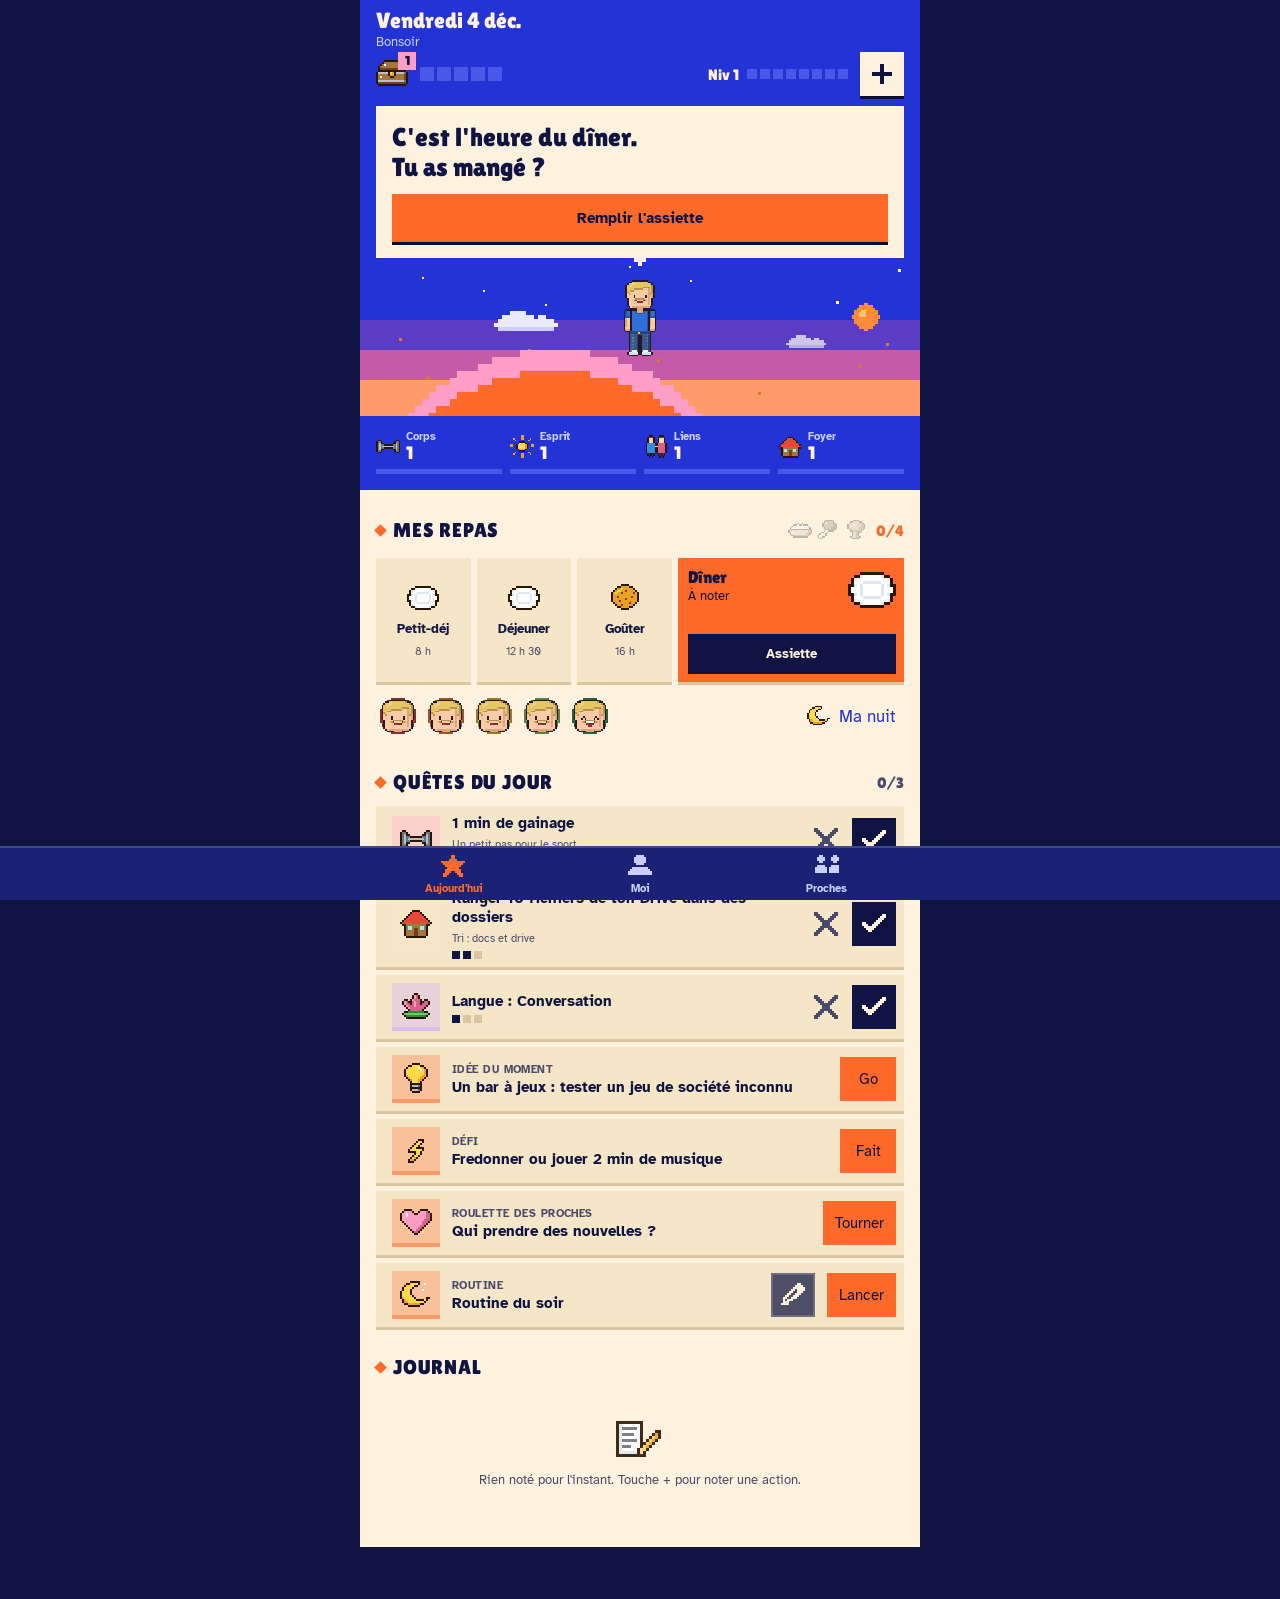
<file: index.html>
<!doctype html>
<html lang="fr">
<head>
<meta charset="utf-8">
<meta name="viewport" content="width=device-width,initial-scale=1,maximum-scale=1,user-scalable=no,viewport-fit=cover">
<meta name="apple-mobile-web-app-capable" content="yes">
<meta name="mobile-web-app-capable" content="yes">
<meta name="apple-mobile-web-app-status-bar-style" content="black-translucent">
<meta name="apple-mobile-web-app-title" content="XP">
<meta name="theme-color" content="#101443">
<title>XP</title>
<link rel="manifest" href="manifest.json">
<link rel="apple-touch-icon" href="icones/xp-180.png">
<link rel="icon" type="image/png" href="icones/xp-192.png">
<link rel="preconnect" href="https://fonts.googleapis.com">
<link rel="stylesheet" href="https://fonts.googleapis.com/css2?family=Lilita+One&family=Atkinson+Hyperlegible:wght@400;700&display=swap">
<link rel="stylesheet" href="src/css/tokens.css">
<link rel="stylesheet" href="src/css/base.css">
<link rel="stylesheet" href="src/css/composants.css">
<link rel="stylesheet" href="src/css/aujourdhui.css">
<link rel="stylesheet" href="src/css/plein.css">
<link rel="stylesheet" href="src/css/moi.css">
<link rel="stylesheet" href="src/css/maison.css">
<link rel="stylesheet" href="src/css/illustrations.css">
<link rel="stylesheet" href="src/css/effets.css">
</head>
<body>
<main>
  <section class="ecran" id="e-aujourdhui" aria-label="Aujourd'hui"></section>
  <section class="ecran" id="e-moi" aria-label="Moi"></section>
  <section class="ecran" id="e-proches" aria-label="Proches"></section>
</main>
<nav class="onglets" aria-label="Écrans"><div class="onglets__liste" role="tablist"></div></nav>
<div class="messages" role="status" aria-live="polite"></div>
<script type="module" src="src/main.js"></script>
</body>
</html>
</file>
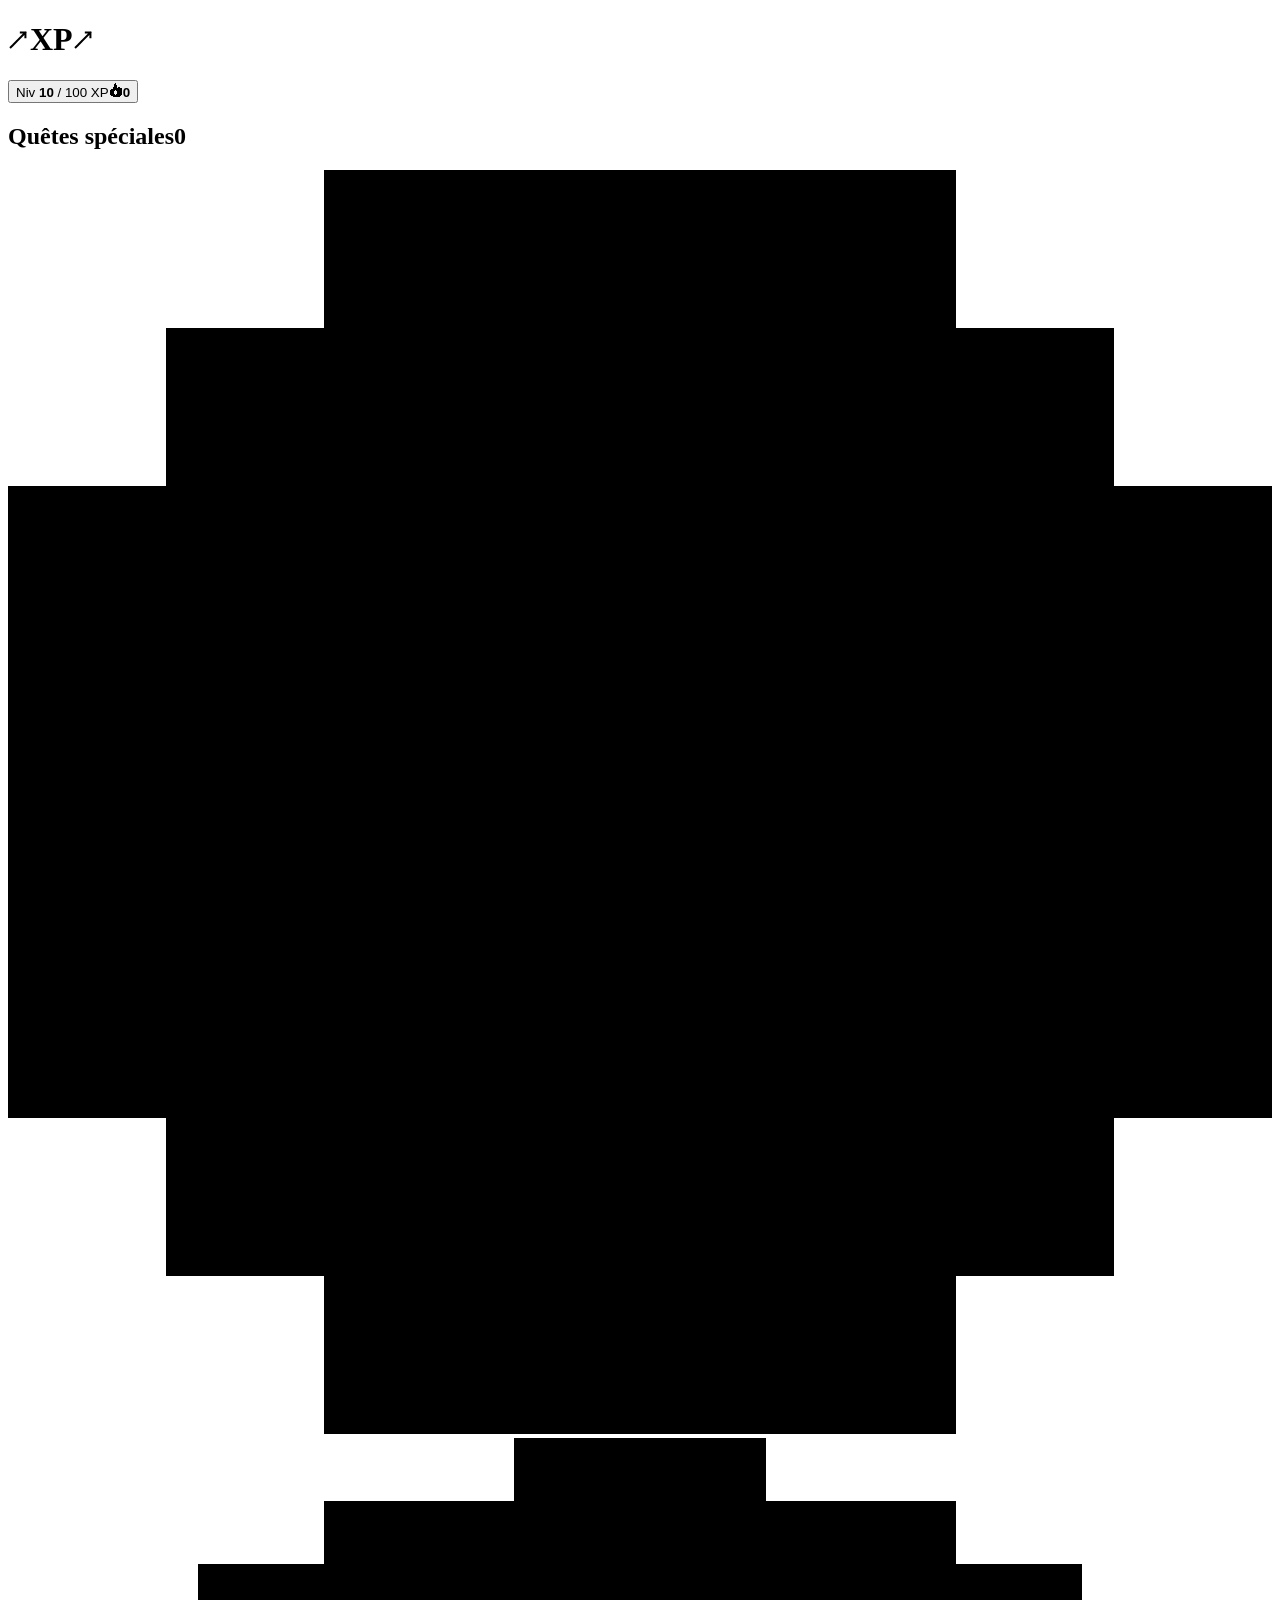
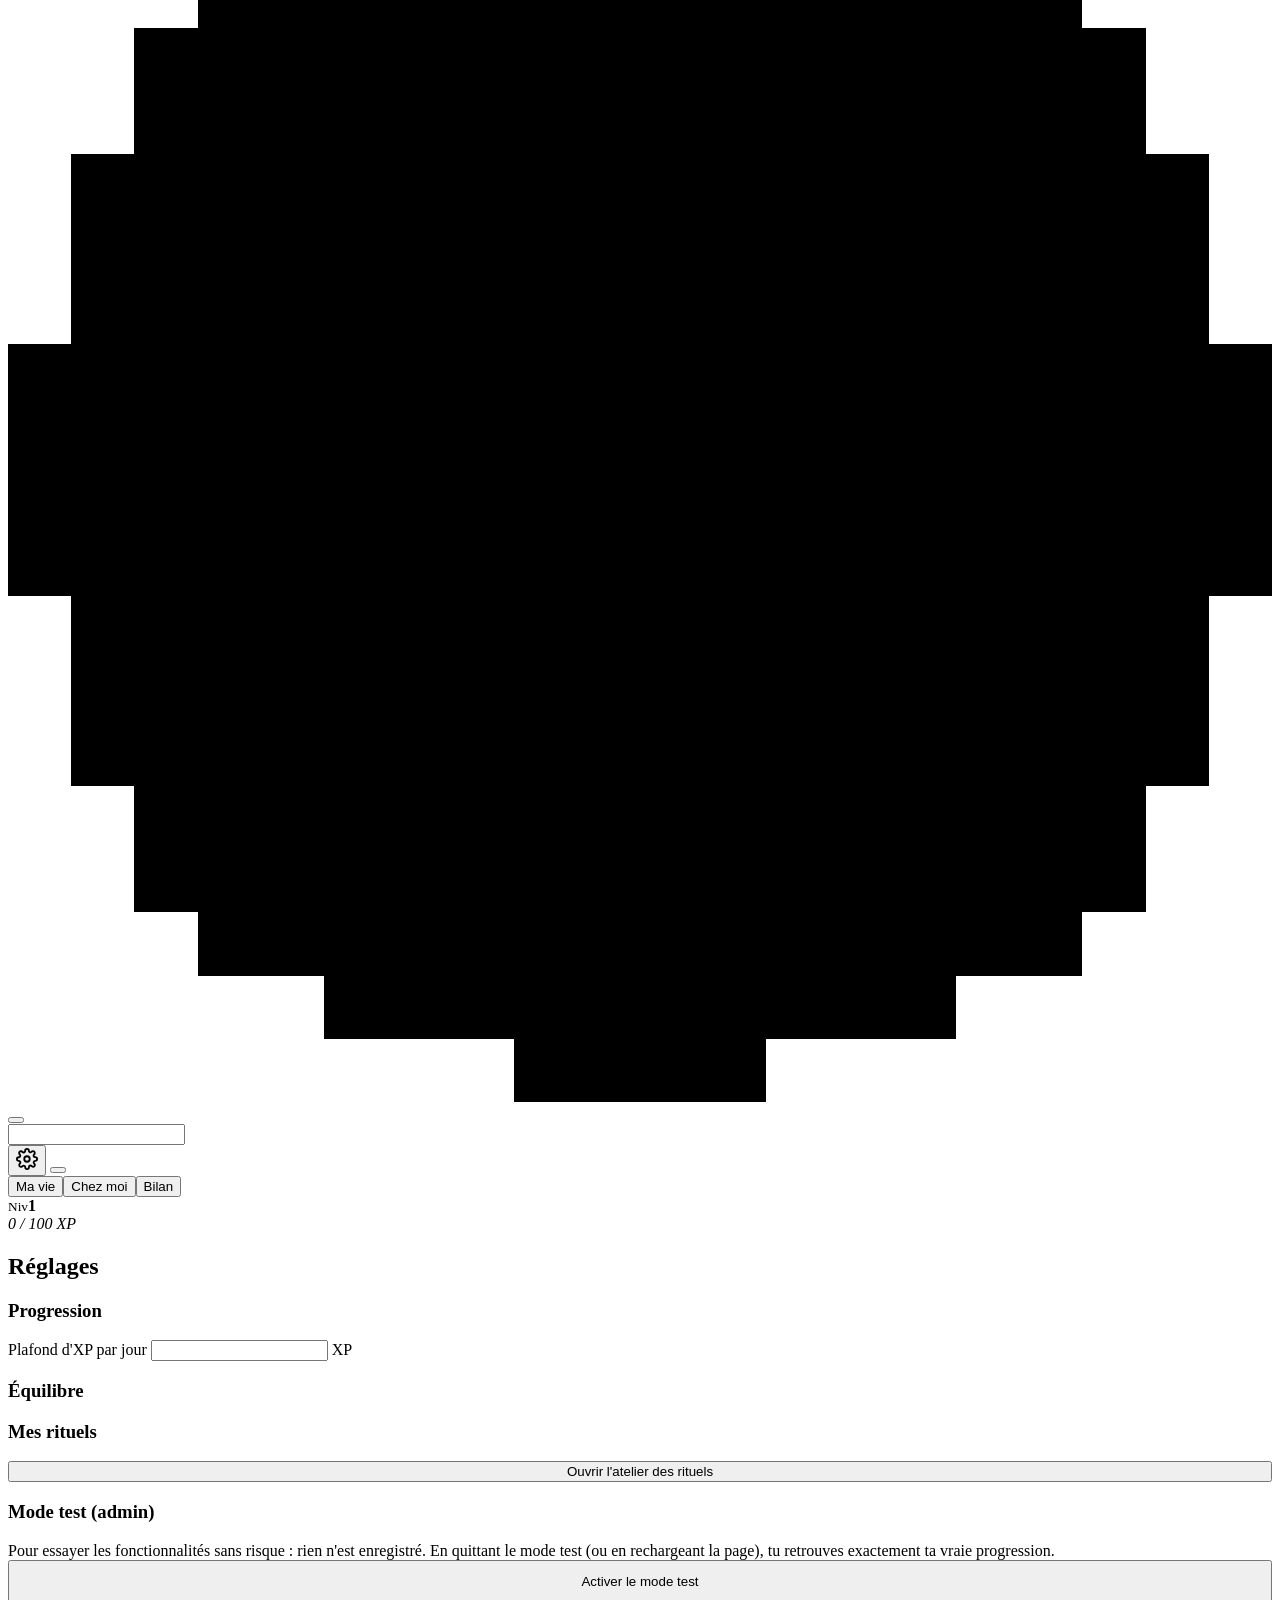
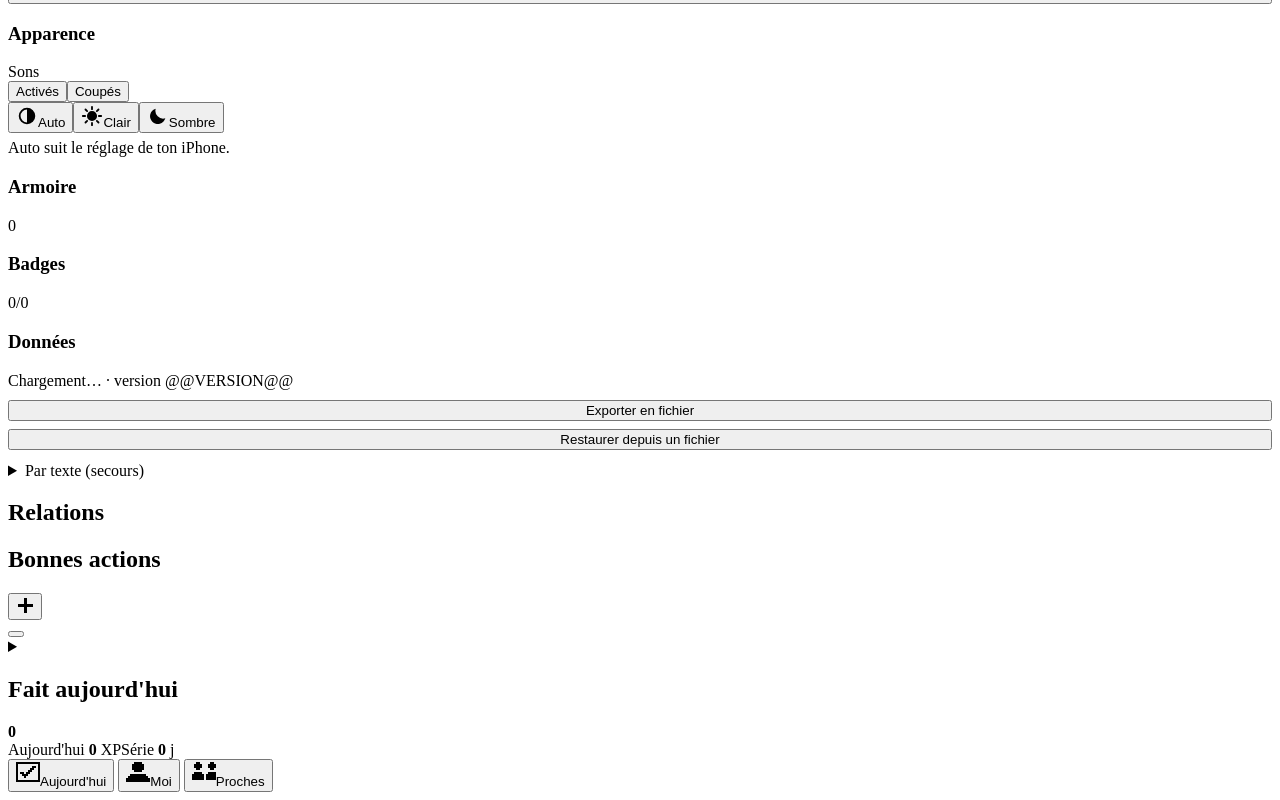
<file: src/index.src.html>
<!doctype html><html lang="fr"><head>
<meta charset="utf-8">
<meta name="viewport" content="width=device-width,initial-scale=1,maximum-scale=1,user-scalable=no,viewport-fit=cover">
<meta name="apple-mobile-web-app-capable" content="yes">
<meta name="mobile-web-app-capable" content="yes">
<meta name="apple-mobile-web-app-status-bar-style" content="black-translucent">
<meta name="apple-mobile-web-app-title" content="XP">
<meta name="theme-color" content="#f8e3ad" media="(prefers-color-scheme: light)">
<meta name="theme-color" content="#14120d" media="(prefers-color-scheme: dark)">
<title>XP</title>
<link rel="manifest" href="manifest.json">
<link rel="apple-touch-icon" href="icones/xp-180.png">
<link rel="icon" type="image/png" href="icones/xp-192.png">
<link rel="preconnect" href="https://fonts.googleapis.com">
<link rel="stylesheet" href="https://fonts.googleapis.com/css2?family=Lilita+One&family=Atkinson+Hyperlegible:wght@400;700&display=swap">
<script>document.documentElement.classList.add("sky");</script>
<script>(function(){try{var st=window.navigator.standalone===true||(window.matchMedia&&matchMedia("(display-mode: standalone)").matches);if(st)document.documentElement.classList.add("fullh")}catch(e){}})();</script>
<script>try{if("serviceWorker"in navigator&&/^https?:$/.test(location.protocol))addEventListener("load",function(){navigator.serviceWorker.register("sw.js").catch(function(){})})}catch(e){}</script>
<style id="base">
  @@include(css/base.css)@@
</style>
</head><body>
<div class="wrap">
  <h1 class="banner"><svg viewBox="0 0 24 24" width="22" height="22" fill="none" stroke="currentColor" stroke-width="2.2" stroke-linecap="square" aria-hidden="true"><path d="M5 19L19 5M14 5h5v5M5 19l-2 2M9 15l-3 3"/></svg><span>XP</span><svg viewBox="0 0 24 24" width="22" height="22" fill="none" stroke="currentColor" stroke-width="2.2" stroke-linecap="square" aria-hidden="true"><path d="M5 19L19 5M14 5h5v5M5 19l-2 2M9 15l-3 3"/></svg></h1>


  
  <section data-v="q" id="todayE" class="tde" aria-label="Aujourd'hui">
    <div class="tde-top" id="tdTop"></div>
    <div class="tde-q nowbox" id="nowBox" aria-label="Maintenant"></div>
    <div class="tde-hero" id="tdHero" aria-hidden="true"></div>
    <div id="tdAng"></div>
    <div class="tde-panel"><div class="tde-grip"></div><div id="tdMood"></div><div id="tdQuests"></div><div id="tdMeals"></div><div id="tdEnd"></div></div>
  </section>
  <section data-v="q" class="scene" id="sceneBox" aria-label="Ta scène"></section>
  <section data-v="q" class="news" id="newsBox" aria-label="Les nouvelles du jour" hidden></section>
  <section data-v="q" class="nightb voff" id="nightBox" aria-label="Bonne nuit"></section>
  <section data-v="q" class="qxp" aria-label="Ma progression"><button type="button" id="qxpBtn" aria-label="Voir mon profil"><span class="ql" id="qLvlBox">Niv <b id="qLvl">1</b></span><span class="qbar"><i id="qBar"></i></span><span class="qt"><b id="qCur">0</b> / <span id="qNeed">100</span> XP</span><span class="qs" title="Série de jours"><svg class="ic pxic" viewBox="0 0 12 12" width="14" height="14" fill="currentColor" shape-rendering="crispEdges" aria-hidden="true"><rect x="5" y="0" width="1" height="1.02"/><rect x="4" y="1" width="2" height="1.02"/><rect x="4" y="2" width="3" height="1.02"/><rect x="3" y="3" width="4" height="1.02"/><rect x="8" y="3" width="1" height="1.02"/><rect x="3" y="4" width="8" height="1.02"/><rect x="2" y="5" width="9" height="1.02"/><rect x="1" y="6" width="4" height="1.02"/><rect x="6" y="6" width="5" height="1.02"/><rect x="1" y="7" width="3" height="1.02"/><rect x="7" y="7" width="4" height="1.02"/><rect x="1" y="8" width="3" height="1.02"/><rect x="7" y="8" width="4" height="1.02"/><rect x="1" y="9" width="4" height="1.02"/><rect x="6" y="9" width="5" height="1.02"/><rect x="2" y="10" width="8" height="1.02"/><rect x="3" y="11" width="6" height="1.02"/></svg><b id="qStreak">0</b></span><span class="qhp" id="qHpRow"></span></button></section>
  <section data-v="q" class="rit trkbox" id="trkBox" aria-label="Ton bandeau du jour"></section>
  <section data-v="q" class="evtoday" id="evToday" aria-label="Aujourd'hui"></section>
  <script>
  @@include(js/moi/ma-vie.js)@@
</script>
  <section data-v="q" class="rit jdbox" id="jdNow" aria-label="Le moment"></section>
  <section data-v="q" class="rit jdbox" id="jdEng" aria-label="Mes engagements"></section>
  <section data-v="q" class="rit jdbox" id="jdSuiv" aria-label="Mes suivis"></section>
  <section data-v="q" class="rit jdbox" id="jdLater" aria-label="Plus tard aujourd'hui"></section>
  <section data-v="q" class="rit engbox voff" id="engBox" aria-label="Engagements"></section>
  <section data-v="q" class="evmbox voff" id="evmBox" aria-label="Mode événement"></section>
  <section data-v="q" class="wksun voff" id="wkSun" aria-label="Ta semaine"></section>
  <section data-v="q" class="rit fqbox" id="fqBox" aria-label="Aujourd'hui"></section>
  <section data-v="q" class="gbox" id="gameBox" aria-label="Coffres"></section>
  <section data-v="q" class="xmbox voff" id="xmBox" aria-label="Saison des fêtes"></section>
  
  <section data-v="q" class="specials sqsec" id="sqBox" aria-label="Quêtes spéciales">
    <div class="head" id="sqHead"><h2>Quêtes spéciales<span class="count" id="sqCnt">0</span></h2></div>
    <div class="track" id="sqTrack"></div>
  </section>
  <!-- réserve du journal : la saisie de la nuit y attend quand elle n'est pas affichée (ce div sépare aussi la fiche d'un proche des sections d'Aujourd'hui) -->
  <div id="jdPark" hidden><div id="ritLife" class="ritlife dqlife"></div></div>





  <section data-v="p" class="prof" id="prof" aria-label="Profil"></section>
  
  
  
  
  
  <section data-v="c" class="mes" id="meScene" aria-label="Ton personnage">
    <i class="mes-s1"></i><i class="mes-s2"></i><i class="mes-s3"></i><i class="mes-s4"></i>
    <span id="meDome"></span>
    <svg class="mes-sun" viewBox="0 0 8 8" shape-rendering="crispEdges" aria-hidden="true"><path fill="var(--ui-or)" d="M2 0h4v1h-4z M1 1h6v1h-6z M0 2h8v4h-8z M1 6h6v1h-6z M2 7h4v1h-4z"/></svg>
    <svg class="mes-aura" viewBox="0 0 20 20" shape-rendering="crispEdges" aria-hidden="true"><path fill="var(--ink)" d="M8 0h4v1h-4z M5 1h10v1h-10z M3 2h14v1h-14z M2 3h16v2h-16z M1 5h18v3h-18z M0 8h20v4h-20z M1 12h18v3h-18z M2 15h16v2h-16z M3 17h14v1h-14z M5 18h10v1h-10z M8 19h4v1h-4z"/></svg>
    <button type="button" class="avbtn" id="avBtn" aria-label="Mon portrait"><span id="avatarWrap"></span></button>
    <div class="mes-id"><input id="charName" class="cname-in" maxlength="14" aria-label="Nom du personnage"><small id="meLvl"></small></div>
    <button type="button" class="me-set" id="meSet" aria-label="Réglages" title="Réglages"><svg viewBox="0 0 24 24" width="22" height="22" fill="none" stroke="currentColor" stroke-width="2" stroke-linecap="round" stroke-linejoin="round" aria-hidden="true"><circle cx="12" cy="12" r="3"/><path d="M19.4 15a1.7 1.7 0 0 0 .3 1.8l.1.1a2 2 0 1 1-2.8 2.8l-.1-.1a1.7 1.7 0 0 0-1.8-.3 1.7 1.7 0 0 0-1 1.5V21a2 2 0 1 1-4 0v-.1a1.7 1.7 0 0 0-1.1-1.5 1.7 1.7 0 0 0-1.8.3l-.1.1a2 2 0 1 1-2.8-2.8l.1-.1a1.7 1.7 0 0 0 .3-1.8 1.7 1.7 0 0 0-1.5-1H3a2 2 0 1 1 0-4h.1a1.7 1.7 0 0 0 1.5-1.1 1.7 1.7 0 0 0-.3-1.8l-.1-.1a2 2 0 1 1 2.8-2.8l.1.1a1.7 1.7 0 0 0 1.8.3H9a1.7 1.7 0 0 0 1-1.5V3a2 2 0 1 1 4 0v.1a1.7 1.7 0 0 0 1 1.5 1.7 1.7 0 0 0 1.8-.3l.1-.1a2 2 0 1 1 2.8 2.8l-.1.1a1.7 1.7 0 0 0-.3 1.8V9a1.7 1.7 0 0 0 1.5 1H21a2 2 0 1 1 0 4h-.1a1.7 1.7 0 0 0-1.5 1z"/></svg></button>
    <button type="button" class="ctitle ctbtn" id="charTitle" aria-expanded="false" aria-controls="pfTPick" title="Changer de titre"></button>
  </section>
  <section data-v="c" class="mes-tp"><div class="pf-tpick" id="pfTPick" hidden><div class="pph"><b>Choisir un titre <span class="count" id="tiCnt">0</span></b><button type="button" class="ppx" id="pfTClose" aria-label="Fermer"><svg class="ic pxic" viewBox="0 0 12 12" width="16" height="16" fill="currentColor" shape-rendering="crispEdges" aria-hidden="true"><rect x="0" y="0" width="2" height="1.02"/><rect x="10" y="0" width="2" height="1.02"/><rect x="0" y="1" width="3" height="1.02"/><rect x="9" y="1" width="3" height="1.02"/><rect x="1" y="2" width="3" height="1.02"/><rect x="8" y="2" width="3" height="1.02"/><rect x="2" y="3" width="3" height="1.02"/><rect x="7" y="3" width="3" height="1.02"/><rect x="3" y="4" width="6" height="1.02"/><rect x="4" y="5" width="4" height="1.02"/><rect x="4" y="6" width="4" height="1.02"/><rect x="3" y="7" width="6" height="1.02"/><rect x="2" y="8" width="3" height="1.02"/><rect x="7" y="8" width="3" height="1.02"/><rect x="1" y="9" width="3" height="1.02"/><rect x="8" y="9" width="3" height="1.02"/><rect x="0" y="10" width="3" height="1.02"/><rect x="9" y="10" width="3" height="1.02"/><rect x="0" y="11" width="2" height="1.02"/><rect x="10" y="11" width="2" height="1.02"/></svg></button></div><div id="titleChips"></div></div>
    </section>
  <nav class="subtabs three" data-v="c" role="tablist" aria-label="Sections du profil"><button type="button" role="tab" data-sub="vie">Ma vie</button><button type="button" role="tab" data-sub="wr">Chez moi</button><button type="button" role="tab" data-sub="bilan">Bilan</button></nav>
  <section data-v="c" data-sub="vie" class="palbox" id="palBox" aria-label="Mes paliers"></section>
  <section data-v="c" data-sub="vie" class="char cmp pf" aria-label="Ton personnage">
    <div class="pf-kpi" id="pfKpi" role="group" aria-label="Stats phares"></div>
    <div class="pf-xp"><div class="lvl" id="lvlBox"><small>Niv</small><b id="lvl">1</b></div><div class="bar" role="progressbar" aria-label="Progression vers le niveau suivant" aria-valuemin="0" id="barWrap"><i id="bar"></i><span class="bt"><em><span id="cur">0</span> / <span id="need">100</span> XP</em></span></div></div>
    <div class="pf-hp" id="pfHp"></div>
    <div class="pf-bdg" id="pfBdg" role="group" aria-label="Badges affichés"></div>
    <div class="pf-pick" id="pfPick" hidden></div>
  </section>
  <section data-v="c" data-sub="vie" class="calbox" id="calBox" aria-label="Calendrier"></section>
  <section data-v="c" data-sub="vie" class="rit prjbox" id="prjBox2" aria-label="Mes projets"></section>
  <section data-v="c" data-sub="vie" class="ficheb" id="ficheBox" aria-label="Ma fiche"></section>
  <section data-v="c" data-sub="vie" class="vie" id="vieBox" aria-label="Mes suivis"></section>
  <section data-v="c" data-sub="vie" class="settings" id="setBox" aria-label="Réglages">
    <div class="set-top"><button type="button" class="btn back" id="setBack" hidden>←</button><h2 id="setTitle">Réglages</h2></div>
    <div class="set-card">
      <h3>Progression</h3>
      <div class="rules">
        <label>Plafond d'XP par jour <input id="xpCap" type="number" min="0" step="10" inputmode="numeric"> XP</label>
      </div>
      <div class="eco" id="ecoBox"></div>
    </div>
    <div class="set-card" id="balCard"><h3>Équilibre</h3><div class="balrows"></div></div>
    <div class="set-card" id="ritEdCard"><h3>Mes rituels</h3>
      <button type="button" class="btn" id="ritEdOpen" style="width:100%">Ouvrir l'atelier des rituels</button>
    </div>
    <div class="set-card" id="testCard"><h3>Mode test (admin)</h3>
      <p class="hint" style="margin:0">Pour essayer les fonctionnalités sans risque : rien n'est enregistré. En quittant le mode test (ou en rechargeant la page), tu retrouves exactement ta vraie progression.</p>
      <button type="button" class="btn primary" id="testOn" style="width:100%;min-height:44px">Activer le mode test</button>
      <div id="testTools" hidden>
        <button type="button" class="btn primary tunlock" data-t="all">Tout débloquer</button>
        <div class="ttools">
          <button type="button" class="btn" data-t="xp">+100 XP</button><button type="button" class="btn" data-t="lvl">+1 niveau</button>
          <button type="button" class="btn" data-t="chest">+3 coffres</button><button type="button" class="btn" data-t="bchest">+1 coffre doré</button><button type="button" class="btn" data-t="rit">Finir les rituels</button>
          <button type="button" class="btn" data-t="day">Passer au lendemain</button><button type="button" class="btn" data-t="skills">Skills +100 XP</button>
          <button type="button" class="btn" data-t="gear">Tous les objets</button><button type="button" class="btn" data-t="boost">Boost ×2</button>
        </div>
        <button type="button" class="btn" id="testOff" style="width:100%;min-height:44px;margin-top:10px">Quitter le mode test (tout est annulé)</button>
      </div>
    </div>
    <div class="set-card"><h3>Apparence</h3>
      <div class="sndrow"><span>Sons</span><div class="thseg sndseg" role="group" aria-label="Sons"><button type="button" data-snd="1">Activés</button><button type="button" data-snd="0">Coupés</button></div></div>
      <div class="thseg" role="group" aria-label="Thème"><button type="button" data-th="auto"><svg viewBox="0 0 24 24" width="22" height="22" aria-hidden="true"><circle cx="12" cy="12" r="8" fill="none" stroke="currentColor" stroke-width="2"/><path d="M12 4a8 8 0 0 1 0 16z" fill="currentColor"/></svg><span>Auto</span></button><button type="button" data-th="light"><svg viewBox="0 0 24 24" width="22" height="22" fill="none" stroke="currentColor" stroke-width="2" stroke-linecap="round" aria-hidden="true"><circle cx="12" cy="12" r="4.5" fill="currentColor"/><path d="M12 2v2.5M12 19.5V22M2 12h2.5M19.5 12H22M4.9 4.9l1.8 1.8M17.3 17.3l1.8 1.8M4.9 19.1l1.8-1.8M17.3 6.7l1.8-1.8"/></svg><span>Clair</span></button><button type="button" data-th="dark"><svg viewBox="0 0 24 24" width="22" height="22" aria-hidden="true"><path d="M20 14.5A8.5 8.5 0 0 1 9.5 4a8.5 8.5 0 1 0 10.5 10.5z" fill="currentColor"/></svg><span>Sombre</span></button></div><p class="hint" style="margin:6px 0 0">Auto suit le réglage de ton iPhone.</p>
    </div>
  <div class="set-card" id="setMods"></div>
  </section>
  <section data-v="c" data-sub="wr" class="gbox" id="homeBox" aria-label="Chez moi"></section>
  <section data-v="c" data-sub="wr" class="col wardrobe" aria-label="Armoire">
    <div class="colh"><h3>Armoire</h3><span class="count" id="wrCnt">0</span></div>
    <div id="wrChest"></div>
    <div class="wr-cats" id="wrCats" role="tablist" aria-label="Catégories"></div>
    <div id="wrBody"></div>
  </section>
  <section data-v="c" data-sub="wr" class="col" aria-label="Badges">
    <div class="colh"><h3>Badges</h3><span class="count" id="bdgCnt">0/0</span></div>
    <div id="bdgNext"></div>
    <div id="bdgGrid" class="bfams"></div>
  </section>

  <section data-v="c" data-sub="bilan" class="chapbox" id="chapBox" aria-label="Mon bilan"></section>
  <section data-v="c" data-sub="bilan" class="gbox" id="bakBox" aria-label="Sauvegarde">
    <div class="set-card"><h3>Données</h3>
      <p class="hint" style="margin:0 0 6px"><span class="sync" id="sync">Chargement…</span> · version @@VERSION@@</p>
      <div class="stor"><span id="storTxt"></span><span class="stbar"><i id="storBar"></i></span></div>
      <p class="hint" id="storHint" style="margin:6px 0 10px"></p>
      <button type="button" class="btn primary" id="expFile" style="width:100%">Exporter en fichier</button>
      <button type="button" class="btn" id="impFileBtn" style="width:100%;margin-top:8px">Restaurer depuis un fichier</button>
      <input type="file" id="impFile" accept=".json,application/json,text/plain" hidden>
      <details class="bksec" style="margin-top:12px"><summary class="hint">Par texte (secours)</summary>
      <button type="button" class="btn" id="expBtn" style="width:100%;margin-top:8px">Copier le texte</button>
      <textarea id="dataBox" rows="4" readonly hidden style="width:100%;margin-top:8px;font:16px monospace;background:var(--bg);color:var(--ink);border:1px solid var(--line);padding:8px"></textarea>
      <textarea id="impBox" rows="3" placeholder="Colle ici une sauvegarde…" style="width:100%;margin-top:8px;font:16px monospace;background:var(--bg);color:var(--ink);border:1px solid var(--line);padding:8px"></textarea>
      <button type="button" class="btn" id="impBtn" style="width:100%;margin-top:8px">Restaurer le texte</button>
      </details>
      <p class="hint" id="impMsg" style="margin:6px 0 0"></p>
    </div>
  </section>

  <section data-v="r" class="rel" aria-label="Relations">
    <div class="rel-top"><h2>Relations</h2><span class="hint" id="relSub"></span></div>
    <div id="relRemind"></div>
    <div class="fgbox" id="relGroups"></div>
    <input type="search" class="ui-champ relq" id="relQ" placeholder="Chercher un proche" aria-label="Chercher un proche" autocomplete="off" autocorrect="off" spellcheck="false" enterkeyhint="search" hidden>
    <ul class="rlist" id="relList"></ul>
  </section>






  <section data-v="q" class="fd" data-fk="act">
    <div class="head fdh">
      <h2>Bonnes actions</h2><button type="button" class="btn edbtn" id="actNew" aria-label="Créer une bonne action" title="Créer"><svg class="ic pxic" viewBox="0 0 12 12" width="18" height="18" fill="currentColor" shape-rendering="crispEdges" aria-hidden="true"><rect x="5" y="1" width="2" height="1.02"/><rect x="5" y="2" width="2" height="1.02"/><rect x="5" y="3" width="2" height="1.02"/><rect x="5" y="4" width="2" height="1.02"/><rect x="1" y="5" width="10" height="1.02"/><rect x="1" y="6" width="10" height="1.02"/><rect x="5" y="7" width="2" height="1.02"/><rect x="5" y="8" width="2" height="1.02"/><rect x="5" y="9" width="2" height="1.02"/><rect x="5" y="10" width="2" height="1.02"/></svg></button><button type="button" class="btn edbtn" id="actEdBtn" hidden aria-expanded="false" aria-controls="actEdCard" aria-label="Modifier les bonnes actions" title="Modifier"><svg class="ic pxic" viewBox="0 0 12 12" width="18" height="18" fill="currentColor" shape-rendering="crispEdges" aria-hidden="true"><rect x="8" y="0" width="2" height="1.02"/><rect x="7" y="1" width="4" height="1.02"/><rect x="6" y="2" width="6" height="1.02"/><rect x="5" y="3" width="2" height="1.02"/><rect x="8" y="3" width="4" height="1.02"/><rect x="4" y="4" width="2" height="1.02"/><rect x="8" y="4" width="3" height="1.02"/><rect x="3" y="5" width="2" height="1.02"/><rect x="7" y="5" width="3" height="1.02"/><rect x="2" y="6" width="2" height="1.02"/><rect x="6" y="6" width="3" height="1.02"/><rect x="1" y="7" width="2" height="1.02"/><rect x="5" y="7" width="3" height="1.02"/><rect x="1" y="8" width="1" height="1.02"/><rect x="3" y="8" width="3" height="1.02"/><rect x="1" y="9" width="3" height="1.02"/><rect x="0" y="10" width="4" height="1.02"/></svg></button>
    </div>
    <div class="actsug" id="actSug"></div>
    <div class="favs" id="favs" hidden></div>
    <div id="allActs"><div class="filters" id="filters" role="group" aria-label="Filtrer par catégorie"></div>
    <div class="grid" id="grid"></div></div>
    <button type="button" class="btn seeall" id="seeAll" aria-expanded="true" aria-controls="allActs"></button>
    <div class="set-card edcard" id="actEdCard" hidden>
      <h3>Modifier les bonnes actions</h3>
      <ul class="alist" id="actList"></ul>
      <form class="add" id="addForm">
      <label>Nouvelle bonne action<input id="addName" maxlength="60" placeholder="ex. Appeler mamie" required></label>
      <label>Catégorie<select id="addCat"></select></label>
      <label>XP<select id="addXp"><option value="2">2</option><option value="5">5</option><option value="10" selected>10</option><option value="15">15</option><option value="20">20</option><option value="30">30</option></select></label>
      <button class="btn primary" type="submit">Ajouter</button>
    </form>
    </div>
  </section>


  <section data-v="q" style="display:grid;gap:12px">
    <details class="jrn"><summary><h2>Fait aujourd'hui</h2><b id="logCnt">0</b></summary>
    <ul class="log" id="log"></ul></details>
  </section>
</div>
<div class="dock">
  <div class="strip" id="strip"><span>Aujourd'hui <b id="today">0</b> XP</span><span>Série <b id="streak">0</b> j</span></div>
  <nav class="tabs" role="tablist" aria-label="Pages">
    <button type="button" role="tab" id="tabQ" aria-selected="true"><svg class="ic pxic" viewBox="0 0 12 12" width="24" height="24" fill="currentColor" shape-rendering="crispEdges" aria-hidden="true"><rect x="0" y="0" width="12" height="1.02"/><rect x="0" y="1" width="1" height="1.02"/><rect x="11" y="1" width="1" height="1.02"/><rect x="0" y="2" width="1" height="1.02"/><rect x="8" y="2" width="2" height="1.02"/><rect x="11" y="2" width="1" height="1.02"/><rect x="0" y="3" width="1" height="1.02"/><rect x="7" y="3" width="2" height="1.02"/><rect x="11" y="3" width="1" height="1.02"/><rect x="0" y="4" width="1" height="1.02"/><rect x="6" y="4" width="2" height="1.02"/><rect x="11" y="4" width="1" height="1.02"/><rect x="0" y="5" width="1" height="1.02"/><rect x="2" y="5" width="2" height="1.02"/><rect x="5" y="5" width="2" height="1.02"/><rect x="11" y="5" width="1" height="1.02"/><rect x="0" y="6" width="1" height="1.02"/><rect x="3" y="6" width="3" height="1.02"/><rect x="11" y="6" width="1" height="1.02"/><rect x="0" y="7" width="1" height="1.02"/><rect x="4" y="7" width="1" height="1.02"/><rect x="11" y="7" width="1" height="1.02"/><rect x="0" y="8" width="1" height="1.02"/><rect x="11" y="8" width="1" height="1.02"/><rect x="0" y="9" width="12" height="1.02"/></svg><span>Aujourd'hui</span></button>
    <button type="button" role="tab" id="tabC" aria-selected="false"><svg class="ic pxic" viewBox="0 0 12 12" width="24" height="24" fill="currentColor" shape-rendering="crispEdges" aria-hidden="true"><rect x="4" y="0" width="4" height="1.02"/><rect x="3" y="1" width="6" height="1.02"/><rect x="3" y="2" width="6" height="1.02"/><rect x="3" y="3" width="6" height="1.02"/><rect x="4" y="4" width="4" height="1.02"/><rect x="2" y="6" width="8" height="1.02"/><rect x="1" y="7" width="10" height="1.02"/><rect x="0" y="8" width="12" height="1.02"/><rect x="0" y="9" width="12" height="1.02"/></svg><span>Moi</span></button>
    <button type="button" role="tab" id="tabR" aria-selected="false"><svg class="ic pxic" viewBox="0 0 12 12" width="24" height="24" fill="currentColor" shape-rendering="crispEdges" aria-hidden="true"><rect x="2" y="0" width="2" height="1.02"/><rect x="9" y="0" width="2" height="1.02"/><rect x="1" y="1" width="4" height="1.02"/><rect x="8" y="1" width="4" height="1.02"/><rect x="1" y="2" width="4" height="1.02"/><rect x="8" y="2" width="4" height="1.02"/><rect x="2" y="3" width="2" height="1.02"/><rect x="9" y="3" width="2" height="1.02"/><rect x="1" y="5" width="4" height="1.02"/><rect x="8" y="5" width="4" height="1.02"/><rect x="0" y="6" width="6" height="1.02"/><rect x="7" y="6" width="5" height="1.02"/><rect x="0" y="7" width="6" height="1.02"/><rect x="7" y="7" width="5" height="1.02"/><rect x="0" y="8" width="6" height="1.02"/><rect x="7" y="8" width="5" height="1.02"/></svg><span>Proches</span></button>
  </nav>
</div>
<div class="toast" id="toast" role="status" aria-live="polite"></div>
<div class="avc" id="avCreator" role="dialog" aria-modal="true" aria-labelledby="avcT" hidden>
  <div class="avc-in">
    <div class="avc-top"><button type="button" class="avc-x" id="avcClose" aria-label="Fermer"><svg class="ic pxic" viewBox="0 0 12 12" width="20" height="20" fill="currentColor" shape-rendering="crispEdges" aria-hidden="true"><rect x="0" y="0" width="2" height="1.02"/><rect x="10" y="0" width="2" height="1.02"/><rect x="0" y="1" width="3" height="1.02"/><rect x="9" y="1" width="3" height="1.02"/><rect x="1" y="2" width="3" height="1.02"/><rect x="8" y="2" width="3" height="1.02"/><rect x="2" y="3" width="3" height="1.02"/><rect x="7" y="3" width="3" height="1.02"/><rect x="3" y="4" width="6" height="1.02"/><rect x="4" y="5" width="4" height="1.02"/><rect x="4" y="6" width="4" height="1.02"/><rect x="3" y="7" width="6" height="1.02"/><rect x="2" y="8" width="3" height="1.02"/><rect x="7" y="8" width="3" height="1.02"/><rect x="1" y="9" width="3" height="1.02"/><rect x="8" y="9" width="3" height="1.02"/><rect x="0" y="10" width="3" height="1.02"/><rect x="9" y="10" width="3" height="1.02"/><rect x="0" y="11" width="2" height="1.02"/><rect x="10" y="11" width="2" height="1.02"/></svg></button><h2 id="avcT">Mon personnage</h2><button type="button" class="avc-rnd" id="avcRnd" aria-label="Aléatoire" title="Aléatoire"><svg viewBox="0 0 24 24" width="22" height="22" fill="none" stroke="currentColor" stroke-width="2" stroke-linejoin="round" aria-hidden="true"><rect x="4" y="4" width="16" height="16" rx="3"/><circle cx="9" cy="9" r="1.4" fill="currentColor"/><circle cx="15" cy="15" r="1.4" fill="currentColor"/><circle cx="15" cy="9" r="1.4" fill="currentColor"/><circle cx="9" cy="15" r="1.4" fill="currentColor"/></svg></button></div>
    <div class="avc-stage"><canvas id="avcPrev" width="180" height="210" aria-label="Aperçu du personnage"></canvas></div>
    <div class="avc-steps" role="tablist" id="avcTabs"></div>
    <div class="avc-pg"><b id="avcPgT"></b><span class="avc-dots" id="avcDots" aria-hidden="true"></span></div>
    <div class="avc-body" id="avcBody"></div>
    <div class="avc-foot"><button type="button" class="btn" id="avcBack">Retour</button><button type="button" class="btn primary" id="avcSave">Suivant</button><div class="avc-lk"><button type="button" class="lnk" id="avcNow">Enregistrer maintenant</button><button type="button" class="lnk" id="avcPhoto">Garder ma photo</button></div></div>
  </div>
</div>

<script>
  @@include(js/donnees/icones.js)@@
  @@include(js/donnees/equipement.js)@@
  @@include(js/donnees/quetes.js)@@
  @@include(js/donnees/contenu.js)@@
  @@include(js/donnees/vie-faits.js)@@
  @@include(js/coeur/01-donnees-base.js)@@
  @@include(js/coeur/02-ecussons-icones.js)@@
  @@include(js/aujourdhui/03-repas-barre-de-vie.js)@@
  @@include(js/moi/04-identites.js)@@
  @@include(js/aujourdhui/05-fetes.js)@@
  @@include(js/coeur/06-creation-profil.js)@@
  @@include(js/aujourdhui/07-rituels-tuiles.js)@@
  @@include(js/aujourdhui/08-ambiance-scene.js)@@
  @@include(js/aujourdhui/09-cloture-soir.js)@@
  @@include(js/aujourdhui/10-evenements.js)@@
  @@include(js/moi/11-createur-personnage.js)@@
  @@include(js/coeur/12-pixel-clair-moteur.js)@@
  @@include(js/coeur/12a-pixel-clair-visage.js)@@
  @@include(js/coeur/12b-pixel-clair-vetements.js)@@
  @@include(js/coeur/12c-pixel-clair-accessoires.js)@@
  @@include(js/coeur/12d-pixel-clair-objets.js)@@
  @@include(js/coeur/12e-pixel-clair-tete.js)@@
  @@include(js/coeur/13-figurines-expressions.js)@@
  @@include(js/coeur/14-pixel-clair-integration.js)@@
  @@include(js/moi/15-reglages-rituels.js)@@
  @@include(js/aujourdhui/16-quetes.js)@@
  @@include(js/aujourdhui/17-meteo.js)@@
  @@include(js/aujourdhui/18-quetes-pour-toi-histoire.js)@@
  @@include(js/moi/19-bilan.js)@@
  @@include(js/moi/20-calendrier-fiche.js)@@
  @@include(js/moi/calendrier.js)@@
  @@include(js/coeur/21-contenu-collection.js)@@
  @@include(js/aujourdhui/moments.js)@@
  @@include(js/coeur/22-icones-unifiees.js)@@
  @@include(js/coeur/scenes.js)@@
  @@include(js/coeur/paliers.js)@@
  @@include(js/aujourdhui/23-coffres-quetes-du-jour.js)@@
  @@include(js/aujourdhui/page-e.js)@@
  @@include(js/moi/24-defis-skill-vie-perso.js)@@
  @@include(js/moi/25-chez-moi.js)@@
  @@include(js/moi/25a-chez-moi-pieces.js)@@
  @@include(js/moi/25b-chez-moi-affichage.js)@@
  @@include(js/moi/26-bibliotheque-badges.js)@@
  @@include(js/moi/26a-badges-icones.js)@@
  @@include(js/moi/26b-collection-navigation.js)@@
  @@include(js/moi/27-garde-robe-quetes-timer.js)@@
  @@include(js/proches/28-sons-proches-validation.js)@@
  @@include(js/coeur/29-defis-semaine-test-sauvegarde.js)@@
</script>



<style id="composants">
  @@include(css/composants.css)@@
</style>
<style id="z-haut">
  @@include(css/aujourdhui-haut.css)@@
</style>
<style id="z-aujourdhui">
  @@include(css/aujourdhui.css)@@
</style>
<style id="z-proches">
  @@include(css/proches.css)@@
</style>
<style id="z-moi">
  @@include(css/moi.css)@@
</style>
<style id="z-aujourdhui-e">
  @@include(css/aujourdhui-e.css)@@
</style>
<style id="z-fenetres">
  @@include(css/fenetres.css)@@
</style>
<script>
  @@include(js/aujourdhui/aujourdhui-finitions.js)@@
  @@include(js/moi/moi-finitions.js)@@
  @@include(js/proches/proches-finitions.js)@@
  @@include(js/aujourdhui/assiette.js)@@
  @@include(js/aujourdhui/a-faire.js)@@
  @@include(js/aujourdhui/engagements.js)@@
  @@include(js/aujourdhui/journal-de-bord.js)@@
  @@include(js/moi/vie-faits.js)@@
  @@include(js/coeur/icones-pixel.js)@@
  @@include(js/coeur/standards.js)@@
  @@include(js/coeur/migrations.js)@@
  @@include(js/coeur/demarrage.js)@@
</script>
</body></html>
</file>
<file: src/css/tokens.css>
/* Design tokens de la V2 (Cobalt) : la SEULE source des couleurs, tailles et espacements.
   Règle : aucune autre feuille n'écrit de couleur, de taille de texte ni d'espacement en dur.
   Valeurs reprises de DESIGN.md (mesures) et de la branche Cobalt (palette), voir CHANTIER-COBALT. */

:root {
  color-scheme: dark;

  /* Palette Cobalt */
  --c-nuit: #101443;        /* fond de page, contours pixel, texte sur orange */
  --c-carte: #1b2275;       /* cartes, tuiles */
  --c-carte-2: #2433d6;     /* carte relevée, sélection douce */
  --c-piste: #4a58e8;       /* pistes de barres, traits */
  --c-ciel: #7d8cf0;        /* ciel clair */
  --c-ciel-2: #c9d0ff;      /* texte secondaire */
  --c-creme: #fff3e0;       /* texte principal */
  --c-sable: #e8d6b4;       /* crème foncé sur panneau clair */
  --c-panneau: #f6e6c8;     /* panneau crème */
  --c-orange: #ff6a2b;      /* action principale, sélection, progression */
  --c-rose: #ff9ec7;        /* nouveau / alerte douce */
  --c-encre-2: #4a4a6a;     /* texte discret sur panneau crème */
  --c-creme-ombre: #d9c59f; /* repères éteints sur panneau crème */

  /* Ciel de la scène selon le moment (4 bandes, de haut en bas) : seul le décor change avec l'heure */
  --ciel-aube-1: #2433d6; --ciel-aube-2: #5a4fd6; --ciel-aube-3: #c98ad8; --ciel-aube-4: #ffc9a8;
  --ciel-crep-1: #2433d6; --ciel-crep-2: #5b3cc4; --ciel-crep-3: #c45aa8; --ciel-crep-4: #ff9a6a;
  --ciel-nuit-1: #141a5c; --ciel-nuit-2: #1b2275; --ciel-nuit-3: #222c8a; --ciel-nuit-4: #2d3aa6;
  --astre-soleil: #ffd94a; --astre-soleil-clair: #fff6b0; --astre-chaud: #ff8a3a; --astre-chaud-clair: #ffc07a;
  --astre-lune: #f4f0d0; --astre-lune-clair: #fffbe6; --astre-lune-ombre: #262b6a;
  --nuage: #ffffff; --nuage-ombre: #d8e0ff; --etoile: #fff6c8;
  --saison-feuille: #e0782a; --saison-neige: #ffffff; --saison-petale: #ffb0d0;

  /* Coffre pixel */
  --coffre-bois: #8a5a2b; --coffre-bois-ombre: #5a3a18; --coffre-bois-clair: #a8703a; --coffre-bois-reflet: #c48a4a; --coffre-ferrure: #e0b030; --coffre-serrure: #2a1c0c;

  /* Les 4 angles de vie (fusion des 8 anciennes jauges) */
  --angle-corps: #ff9ec7;
  --angle-esprit: #c8a2ff;
  --angle-liens: #7d8cf0;
  --angle-foyer: #f6e6c8;

  /* Rôles (ce que les composants lisent) */
  --fond: var(--c-nuit);
  --texte: var(--c-creme);
  --texte-2: var(--c-ciel-2);
  --action: var(--c-orange);
  --action-texte: var(--c-nuit);
  --alerte: var(--c-rose);
  --trait: var(--c-nuit);
  --bord: rgba(255, 255, 255, .17);
  --voile: rgba(10, 14, 51, .7);
  --voile-fort: rgba(10, 14, 51, .94);
  --fond-champ: rgba(16, 20, 67, .72);
  --piste: var(--c-piste);
  --barre-bord: rgba(255, 243, 224, .85);
  --ombre: 0 3px 0 rgba(10, 14, 51, 1);

  /* Polices */
  --f-pixel: "Lilita One", "Arial Rounded MT Bold", ui-rounded, system-ui, sans-serif;
  --f-texte: "Atkinson Hyperlegible", ui-sans-serif, system-ui, sans-serif;

  /* Échelle de texte à 4 niveaux (+ chiffres décoratifs et champs) */
  --t-section: 20px;
  --t-carte: 15px;
  --t-texte: 13px;
  --t-info: 11px;
  --t-champ: 16px;
  --t-chiffre: 26px;

  /* Espacements : multiples de 4 */
  --e1: 4px;
  --e2: 8px;
  --e3: 12px;
  --e4: 16px;
  --e6: 24px;
  --e8: 32px;

  /* Dimensions */
  --h-bouton: 44px;
  --marge: 24px;
  --barre-grande: 18px;
  --barre-petite: 10px;
  --ic-s: 16px;
  --ic-m: 32px;
  --ic-l: 48px;
  --h-onglets: 52px;
  --largeur-max: 560px;

  /* Mouvement */
  --duree: .18s;
}

@media (prefers-reduced-motion: reduce) {
  :root { --duree: 0s; }
}
</file>
<file: src/css/base.css>
/* Base : remise à zéro, page, typographie. Ne lit que tokens.css. Aucun !important. */

*, *::before, *::after { box-sizing: border-box; }

html {
  -webkit-text-size-adjust: 100%;
  background: var(--fond);
  scroll-padding-top: env(safe-area-inset-top, 0px);
}

body {
  margin: 0;
  min-height: 100vh;
  min-height: 100lvh; /* iOS en mode appli : hauteur stable (voir CLAUDE.md « fullh ») */
  background: var(--fond);
  color: var(--texte);
  font: var(--t-texte) / 1.5 var(--f-texte);
  padding-top: env(safe-area-inset-top, 0px);
  padding-bottom: calc(var(--h-onglets) + env(safe-area-inset-bottom, 0px));
  -webkit-tap-highlight-color: transparent;
  touch-action: manipulation; /* pas de zoom au double toucher */
}

h1, h2, h3, p { margin: 0; }
button, input, select, textarea { font: inherit; color: inherit; }
button { cursor: pointer; }
img, svg { display: block; max-width: 100%; }
[hidden] { display: none; }

/* Pixels nets partout */
.px, img.px { image-rendering: pixelated; }

/* Page : colonne centrée, marges de 24 px */
.page {
  width: 100%;
  max-width: var(--largeur-max);
  margin: 0 auto;
  padding: var(--e6) var(--marge);
}

/* Écrans (un seul visible à la fois) */
.ecran { display: none; }
.ecran.actif { display: block; }

/* Texte : les 4 rôles + chiffre décoratif */
.t-section { font: 400 var(--t-section) / 1.2 var(--f-pixel); text-transform: uppercase; letter-spacing: .04em; }
.t-carte   { font: 700 var(--t-carte) / 1.25 var(--f-texte); }
.t-texte   { font: 400 var(--t-texte) / 1.5 var(--f-texte); }
.t-info    { font: 400 var(--t-info) / 1.4 var(--f-texte); color: var(--texte-2); }
.t-chiffre { font: 400 var(--t-chiffre) / 1.1 var(--f-pixel); }

/* Lecteurs d'écran seulement */
.sr { position: absolute; width: 1px; height: 1px; overflow: hidden; clip-path: inset(50%); white-space: nowrap; }

:focus-visible { outline: 2px solid var(--action); outline-offset: 2px; }

/* Survol seulement avec une vraie souris : sur iPhone il reste collé */
@media (hover: hover) {
  .bouton:hover { filter: brightness(1.08); }
}
</file>
<file: src/css/composants.css>
/* Briques réutilisables (préfixe .ui- pour les blocs, .bouton pour les boutons). Ne lit que tokens.css.
   Standards de CLAUDE.md : coins carrés, pas d'encadré de section, bordure orange = actif, 44 px de hauteur. */

/* ---- Boutons : principal (orange plein) · secondaire (fond sombre, bord neutre) · ajout (pointillés) · icône (carré 44) */
.bouton {
  display: inline-flex; align-items: center; justify-content: center; gap: var(--e2);
  min-height: var(--h-bouton); padding: 0 var(--e4);
  border: 2px solid var(--bord); border-radius: 0;
  background: var(--fond-champ); color: var(--texte);
  font: 700 var(--t-texte) / 1 var(--f-texte);
  text-align: center; text-decoration: none; white-space: nowrap;
}
.bouton--principal { background: var(--action); border-color: var(--action); color: var(--action-texte); box-shadow: var(--ombre); }
.bouton--ajout { background: transparent; border-style: dashed; }
.bouton--icone { width: var(--h-bouton); padding: 0; }
.bouton[aria-pressed="true"], .bouton.actif { border-color: var(--action); }
.bouton:active { transform: translateY(2px); box-shadow: none; }
.bouton:disabled { opacity: .45; }

/* ---- Carte et tuile : même fond, bordure neutre 2 px ; orange = sélectionné */
.ui-carte { background: var(--c-carte); border: 2px solid var(--bord); border-radius: 0; padding: var(--e3); text-align: left; }
.ui-carte__titre { font: 700 var(--t-carte) / 1.25 var(--f-texte); display: -webkit-box; -webkit-line-clamp: 2; line-clamp: 2; -webkit-box-orient: vertical; overflow: hidden; }
.ui-carte__texte { font: 400 var(--t-texte) / 1.5 var(--f-texte); color: var(--texte-2); }

.ui-tuiles { display: grid; grid-template-columns: repeat(4, 1fr); gap: var(--e2); }
.ui-tuile {
  aspect-ratio: 1; display: flex; flex-direction: column; align-items: center; justify-content: center; gap: var(--e1);
  background: var(--c-carte); border: 2px solid var(--c-carte); border-radius: 0; padding: var(--e1);
  font: 400 var(--t-info) / 1.2 var(--f-texte); text-align: center; overflow: hidden;
}
.ui-tuile[aria-pressed="true"], .ui-tuile.actif { border-color: var(--action); }

/* ---- En-tête de section : titre à gauche, une seule action à droite */
.ui-section { --sc: var(--action); margin-top: var(--e6); }
.ui-entete { display: flex; align-items: center; gap: var(--e2); padding-bottom: var(--e3); margin-bottom: var(--e3); }
.ui-titre { display: inline-flex; align-items: center; gap: var(--e2); font: 400 var(--t-section) / 1.2 var(--f-pixel); text-transform: uppercase; letter-spacing: .04em; }
.ui-titre::before { content: ""; width: 10px; height: 10px; background: var(--sc); transform: rotate(45deg); flex: none; }
.ui-entete .bouton--icone { margin-left: auto; }
.ui-entete__droite { margin-left: auto; font: 400 15px / 1 var(--f-pixel); color: var(--texte-2); }

/* ---- Étiquette (11 px gras, fond sombre, sans bordure) et compteur (police pixel, orange, sans fond) */
.ui-etiquette { display: inline-block; padding: 2px var(--e2); background: rgba(10, 10, 24, .72); font: 700 var(--t-info) / 1.4 var(--f-texte); }
.ui-compteur { font: 400 15px / 1 var(--f-pixel); color: var(--action); }

/* ---- Barre de progression : contour crème 2 px, fond sombre ; grande (niveaux) ou petite */
.ui-barre { height: var(--barre-petite); border: 2px solid var(--barre-bord); background: rgba(0, 0, 0, .35); border-radius: 0; overflow: hidden; }
.ui-barre--grande { height: var(--barre-grande); }
.ui-barre > i { display: block; height: 100%; width: var(--p, 0%); background: var(--action); transition: width var(--duree) steps(6); }

/* ---- État vide */
.vide { text-align: center; color: var(--texte-2); padding: var(--e6) var(--e4); }

/* ---- Barre d'onglets du bas : 3 onglets */
.onglets {
  position: fixed; left: 0; right: 0; bottom: 0; z-index: 10;
  display: flex; justify-content: center;
  padding-bottom: env(safe-area-inset-bottom, 0px);
  background: var(--c-carte); border-top: 2px solid var(--bord);
}
.onglets__liste { display: flex; width: 100%; max-width: var(--largeur-max); }
.onglet {
  flex: 1; height: var(--h-onglets); display: flex; flex-direction: column; align-items: center; justify-content: center; gap: var(--e1);
  background: none; border: 0; border-radius: 0; color: var(--texte-2); font: 700 var(--t-info) / 1 var(--f-texte);
}
.onglet[aria-selected="true"] { color: var(--action); }

/* ---- Messages : un seul emplacement, au-dessus des onglets */
.messages { position: fixed; left: 0; right: 0; bottom: calc(var(--h-onglets) + env(safe-area-inset-bottom, 0px) + var(--e2)); z-index: 20; display: flex; justify-content: center; pointer-events: none; }
.message { pointer-events: auto; background: var(--c-nuit); border: 2px solid var(--bord); padding: var(--e2) var(--e4); font: 700 var(--t-texte) / 1.3 var(--f-texte); }

/* ---- Lignes clé/valeur (écran de contrôle du socle) */
.ui-lignes { display: grid; gap: var(--e1); margin: 0; }
.ui-ligne { display: flex; justify-content: space-between; gap: var(--e4); padding: var(--e1) 0; }
.ui-ligne dt { color: var(--texte-2); }
.ui-ligne dd { margin: 0; font-weight: 700; text-align: right; }
.ui-ligne--ok dd { color: var(--angle-liens); }
.ui-ligne--ko dd { color: var(--alerte); }
</file>
<file: src/css/aujourdhui.css>
/* Écran Aujourd'hui, d'après la maquette « Focus+ » : haut cobalt (date, niveau, coffre, question, scène, 4 Angles)
   puis panneau crème. Ne lit que tokens.css : aucune couleur en dur. */

.aujourdhui {
  max-width: var(--largeur-max); margin: 0 auto;
  /* scène d'Aujourd'hui : demi-sphère basse, personnage petit, comme la maquette */
  --hero-h: 150px; --colline-haut: 84px; --perso-l: 52px; --perso-bas: 60px; --aura-l: 130px; --aura-haut: 0px;
}
.aujourdhui button { font-family: inherit; }

/* ---- Haut : date, puis la barre collante (coffre + XP) */
.ah__haut { position: relative; z-index: 6; padding: var(--e2) var(--e4) 0; background: var(--b1); }
.ah__date { font: 400 22px / 26px var(--f-pixel); }
.ah__salut { color: var(--texte-2); font-size: var(--t-texte); line-height: 16px; }
.barre { position: sticky; top: env(safe-area-inset-top, 0px); z-index: 5; display: flex; align-items: center; justify-content: space-between; gap: var(--e3); min-height: 48px; padding: 0 var(--e4); background: var(--b1); }
.barre::before { content: ""; position: absolute; left: 0; right: 0; bottom: 100%; height: env(safe-area-inset-top, 0px); background: var(--b1); } /* comble la bande de l'heure quand la barre colle */
.coffre { display: flex; align-items: center; gap: var(--e3); }
.coffre__icone svg { width: 32px; height: 32px; }
.coffre__icone--pret { position: relative; width: 44px; height: 44px; margin: 0 -6px; padding: 6px; border: 0; border-radius: 0; background: none; color: inherit; }
.coffre__nb { position: absolute; right: -2px; top: 0; min-width: 18px; height: 18px; padding: 0 3px; background: var(--alerte); color: var(--c-nuit); font: 400 13px / 18px var(--f-pixel); text-align: center; }
.xp { display: flex; align-items: center; gap: var(--e2); margin-left: auto; }
.barre__plus { flex: none; width: 44px; height: 44px; display: grid; place-items: center; padding: 0; background: var(--c-creme); color: var(--c-nuit); border: 0; border-radius: 0; box-shadow: var(--ombre); }
.xp__niv { font: 400 15px / 1 var(--f-pixel); }
.segs { display: flex; gap: 3px; }
.segs i { display: block; width: 10px; height: 10px; background: var(--c-piste); }
.segs i.on { background: var(--c-rose); }
.segs--coffre i.on { background: var(--action); }
.segs--coffre i { width: 14px; height: 14px; }
.segs--petit i { width: 8px; height: 8px; background: var(--c-creme-ombre); }
.segs--petit i.on { background: var(--c-nuit); }

/* ---- Question du moment : la grande carte (selon l'heure) et la petite bulle (une quête à la fois) */
.ah { display: flow-root; background: var(--b1); }
.question { margin: var(--e2) var(--e4) 0; padding: var(--e4); background: var(--c-creme); color: var(--c-nuit); }
.question__texte { font: 400 var(--t-chiffre) / 30px var(--f-pixel); }
.question__bouton { width: 100%; min-height: 48px; margin-top: var(--e3); font: 700 var(--t-carte) / 1 var(--f-texte); }
.bulle { display: flex; align-items: center; gap: var(--e3); margin: var(--e2) var(--e4) 0; padding: 0 var(--e2) 0 var(--e4); min-height: 56px; background: var(--c-creme); color: var(--c-nuit); }
.bulle__corps { flex: 1; min-width: 0; padding: var(--e2) 0; }
.bulle__etiquette { font-size: var(--t-info); font-weight: 700; color: var(--c-encre-2); letter-spacing: .04em; text-transform: uppercase; }
.bulle__texte { font: 700 var(--t-carte) / 1.25 var(--f-texte); }
.pointe { display: block; width: 12px; height: 8px; margin-left: calc(50% - 6px); color: var(--c-creme); }

/* ---- Scène */
.hero, .aujourdhui { --b1: var(--c-carte-2); --b2: var(--c-piste); --b3: var(--c-ciel); --b4: var(--c-ciel-2); }
.hero { position: relative; height: var(--hero-h, 250px); overflow: hidden;
  background: linear-gradient(var(--b1) 0 36%, var(--b2) 36% 56%, var(--b3) 56% 76%, var(--b4) 76%); }
[data-moment="aube"] { --b1: var(--ciel-aube-1); --b2: var(--ciel-aube-2); --b3: var(--ciel-aube-3); --b4: var(--ciel-aube-4); }
[data-moment="crep"] { --b1: var(--ciel-crep-1); --b2: var(--ciel-crep-2); --b3: var(--ciel-crep-3); --b4: var(--ciel-crep-4); }
[data-moment="nuit"] { --b1: var(--ciel-nuit-1); --b2: var(--ciel-nuit-2); --b3: var(--ciel-nuit-3); --b4: var(--ciel-nuit-4); }
[data-moment="nuit"] .hero__colline { filter: brightness(.72) saturate(.85); }
/* ciel : étoiles, nuages, astre, touche de saison (fixes : rien ne bouge tout seul) */
.ciel__etoiles i { position: absolute; width: 2px; height: 2px; background: var(--etoile); }
.ciel__etoiles i:nth-child(3n) { width: 3px; height: 3px; }
.ciel__nuage { position: absolute; width: 64px; opacity: .9; }
.ciel__nuage--petit { width: 40px; opacity: .7; }
.ciel__astre { position: absolute; width: 44px; height: 44px; margin: -22px 0 0 -22px; padding: 8px; border: 0; border-radius: 0; background: none; cursor: pointer; }
.ciel__astre svg { width: 28px; height: 28px; }
.ciel__saison i { position: absolute; width: 3px; height: 3px; }
.ciel__feuille { background: var(--saison-feuille); }
.ciel__neige { background: var(--saison-neige); }
.ciel__petale { background: var(--saison-petale); }
.k-soleil { fill: var(--astre-soleil); } .k-soleil-clair { fill: var(--astre-soleil-clair); }
.k-chaud { fill: var(--astre-chaud); } .k-chaud-clair { fill: var(--astre-chaud-clair); }
.k-lune { fill: var(--astre-lune); } .k-lune-clair { fill: var(--astre-lune-clair); } .k-lune-ombre { fill: var(--astre-lune-ombre); }
.k-nuage { fill: var(--nuage); } .k-nuage-ombre { fill: var(--nuage-ombre); }
.hero__colline { position: absolute; left: -15px; top: var(--colline-haut, 130px); width: 420px; height: 210px; }
.hero__colline svg { width: 100%; height: 100%; }
.c-rose { fill: var(--c-rose); } .c-orange { fill: var(--c-orange); } .c-nuit { fill: var(--c-nuit); }
.hero__perso { padding: 0; border: 0; border-radius: 0; background: none; cursor: pointer; position: absolute; left: 50%; bottom: var(--perso-bas, 108px); transform: translateX(-50%); z-index: 1; }
.hero__perso svg { width: var(--perso-l, 72px); height: auto; }
.hero .scene__aura { position: absolute; left: 50%; top: var(--aura-haut, 10px); width: var(--aura-l, 170px); height: var(--aura-l, 170px); transform: translateX(-50%); opacity: .6; pointer-events: none; }
.hero .scene__aura svg { width: 100%; height: 100%; }

/* ---- 4 Angles, sous la sphère : niveau de chaque angle et progression vers le suivant */
.angles { display: grid; grid-template-columns: repeat(4, minmax(0, 1fr)); gap: var(--e2); padding: 14px var(--e4) var(--e4); }
.angle { display: grid; gap: 6px; align-content: start; }
.angle__ligne { display: flex; align-items: center; gap: 6px; }
.angle__ico { flex: none; width: 24px; display: flex; justify-content: center; }
.angle__ico svg { width: 24px; height: 24px; }
.angle__nom { font-size: var(--t-info); line-height: 13px; color: var(--texte-2); font-weight: 700; }
.angle__val { font: 400 18px / 20px var(--f-pixel); }
.angle__barre { height: 5px; background: var(--c-piste); }
.angle__barre > i { display: block; height: 100%; width: var(--p, 0%); background: var(--ac); }

/* ---- Panneau crème */
.panneau { background: var(--c-creme); color: var(--c-nuit); padding: var(--e2) var(--e4) var(--e8); display: grid; grid-template-columns: minmax(0, 1fr); gap: var(--e2); align-content: start; }
.panneau button { border-radius: 0; }

.humnuit { display: flex; align-items: center; justify-content: space-between; padding: var(--e1) 0; }
.visages { display: flex; gap: var(--e1); }
.visage { width: 44px; height: 44px; padding: 2px; border: 0; background: transparent; }
.visage svg { width: 100%; height: auto; }
.visages--choisi .visage[aria-pressed="false"] { opacity: .45; }
.visage[aria-pressed="true"] { box-shadow: inset 0 0 0 2px var(--action); }
.nuitpuce { display: flex; align-items: center; gap: var(--e2); min-height: 44px; padding: 0 var(--e2); border: 0; background: transparent; color: var(--c-carte-2); font: 400 17px / 1 var(--f-pixel); }

.pt { display: flex; align-items: center; justify-content: space-between; min-height: 32px; margin-top: var(--e4); }
.pt__titre { flex: none; }
.pt__droite { min-width: 0; text-align: right; }
.pt__titre { display: inline-flex; align-items: center; gap: var(--e2); font: 400 var(--t-section) / 1.2 var(--f-pixel); text-transform: uppercase; letter-spacing: .04em; }
.pt__titre::before { content: ""; width: 9px; height: 9px; background: var(--c-orange); transform: rotate(45deg); flex: none; }
.pt__droite { font: 400 15px / 1 var(--f-pixel); color: var(--c-encre-2); }
.panneau .vide { color: var(--c-encre-2); }

/* Carte de quête */
.cq { display: flex; align-items: center; gap: var(--e3); min-height: 64px; padding: 0 var(--e2) 0 var(--e4); background: var(--c-panneau); }
.cq__texte { flex: 1; min-width: 0; display: grid; gap: var(--e1); padding: var(--e2) 0; }
.cq__nom { font: 700 var(--t-carte) / 1.25 var(--f-texte); }
.cq__why { font-size: var(--t-info); color: var(--c-encre-2); }
.cq__actions { display: flex; gap: var(--e1); flex: none; }
.cq__x, .cq__fait { width: 44px; height: 44px; padding: 0; border: 0; display: flex; align-items: center; justify-content: center; }
.cq__x { background: transparent; color: var(--c-encre-2); }
.cq__fait { background: var(--c-nuit); color: var(--c-creme); }
.cq__ok { width: 44px; text-align: center; font-weight: 700; color: var(--c-encre-2); }

/* Ligne d'action : idée, défi, roulette, routine, bilan */
.la { display: flex; align-items: center; gap: var(--e3); min-height: 64px; padding: 0 var(--e2) 0 var(--e4); background: var(--c-panneau); }
.la__texte { flex: 1; min-width: 0; padding: var(--e2) 0; }
.la__etiquette { font-size: var(--t-info); font-weight: 700; color: var(--c-encre-2); letter-spacing: .04em; }
.la__nom { font: 700 var(--t-carte) / 1.25 var(--f-texte); }
.la__bouton { min-width: 56px; height: 44px; padding: 0 var(--e3); border: 0; background: var(--c-orange); color: var(--c-nuit); font: 400 15px / 1 var(--f-pixel); }

/* Repas en tuiles : 4 sur une rangée, celle du moment est plus large et porte son bouton */
.pastille { font: 700 var(--t-info) / 1.2 var(--f-texte); color: var(--c-encre-2); }
.tuiles { display: flex; gap: 6px; margin-top: var(--e1); }
.tuile { flex: 1 1 0; min-width: 0; min-height: 124px; display: flex; flex-direction: column; align-items: center; justify-content: center; gap: var(--e2); padding: 0; border: 0; border-radius: 0; background: var(--c-panneau); color: var(--c-nuit); text-align: center; }
.tuile__ico svg { display: block; }
.tuile__nom { font: 700 var(--t-texte) / 15px var(--f-texte); }
.tuile__etat { font-size: var(--t-info); line-height: 13px; color: var(--c-encre-2); }
.tuile--pris { background: var(--c-rose); }
.tuile--pris .tuile__etat { color: var(--c-nuit); font-weight: 700; font-size: var(--t-texte); }
.tuile--cours { flex-grow: 2.2; align-items: stretch; justify-content: space-between; gap: 0; padding: var(--e2) var(--e2) var(--e2) 10px; background: var(--c-orange); text-align: left; }
.tuile__haut { display: flex; justify-content: space-between; align-items: flex-start; gap: var(--e2); }
.tuile__titre { font: 400 17px / 22px var(--f-pixel); }
.tuile--cours .tuile__etat { color: var(--c-nuit); font-size: var(--t-texte); line-height: 16px; }
.tuile__bouton { height: 40px; border: 0; border-radius: 0; background: var(--c-nuit); color: var(--c-creme); font: 700 var(--t-texte) / 1 var(--f-texte); }

/* Bilan du soir (vue plein écran) */
.humeurs { display: grid; grid-template-columns: repeat(5, 1fr); gap: var(--e2); }
.humeurs .bouton { padding: 0; min-height: 48px; }
.sommeil { display: flex; gap: var(--e3); margin: var(--e3) 0; }
.champ { display: grid; gap: var(--e1); flex: 1; }
.champ input, .champ__texte {
  width: 100%; min-height: var(--h-bouton); padding: var(--e2) var(--e3);
  background: var(--fond-champ); border: 2px solid var(--bord); border-radius: 0; font-size: var(--t-champ);
}
.champ__texte { display: block; margin-bottom: var(--e3); resize: none; }

/* ---- Journal du jour */
.journal { list-style: none; margin: 0; padding: 0; display: grid; grid-template-columns: minmax(0, 1fr); gap: var(--e1); }
.journal__ligne { display: flex; gap: var(--e3); align-items: center; min-height: 32px; padding: var(--e1) var(--e4); background: var(--c-panneau); font-size: var(--t-texte); }
.journal__heure { color: var(--c-encre-2); font-size: var(--t-info); min-width: 56px; }
.journal__nom { flex: 1; min-width: 0; overflow: hidden; text-overflow: ellipsis; white-space: nowrap; }
.journal__xp { color: var(--c-orange); }
.la__reglage { flex: none; }

/* ---- Illustré (lot 6) : groupes d'aliments en images, assiette notée en miniature, coche pixel */
.groupes { display: flex; align-items: center; gap: var(--e1); }
.groupes__g svg { width: 24px; height: 24px; }
.groupes__g { opacity: .28; filter: grayscale(1); }
.groupes__g.on { opacity: 1; filter: none; }
.groupes .ui-compteur { margin-left: var(--e1); }
.tuile__assiette { width: 48px; height: 48px; image-rendering: pixelated; }
.tuile__ok svg { width: 16px; height: 16px; }
.journal__ic svg { width: 24px; height: 24px; }
.cq .tuile-ic, .la .tuile-ic { --tt: 32px; }
.cq, .la, .tuile, .journal__ligne { box-shadow: 0 3px 0 var(--c-creme-ombre); }
</file>
<file: src/css/plein.css>
/* Vues plein écran : assiette et routine. Tokens seulement. */

.plein { position: fixed; inset: 0; z-index: 30; background: var(--fond); display: flex; flex-direction: column; padding-top: env(safe-area-inset-top, 0px); }
.plein__haut { display: flex; align-items: center; gap: var(--e3); padding: var(--e3) var(--marge); }
.plein__corps { flex: 1; overflow-y: auto; width: 100%; max-width: var(--largeur-max); margin: 0 auto; padding: var(--e4) var(--marge) calc(var(--e8) + env(safe-area-inset-bottom, 0px)); }
body.plein-ouvert { overflow: hidden; }
body.plein-ouvert .onglets { display: none; }

/* ---- Barre de boutons du bas (deux boutons côte à côte) */
.plein__bas { display: grid; grid-template-columns: minmax(0, 1fr) minmax(0, 2fr); gap: var(--e2); width: 100%; max-width: var(--largeur-max); margin: 0 auto; padding: var(--e3) var(--marge) calc(var(--e3) + env(safe-area-inset-bottom, 0px)); background: var(--fond); border-top: 2px solid var(--bord); }
.plein__bas:empty { display: none; }

/* ---- Assiette : pixel 64×64 agrandie ×4, aliments posés dessus, côtés en rangées qui glissent */
.assiette { display: grid; grid-template-columns: minmax(0, 1fr); gap: var(--e3); }
.assiette__outils { display: flex; justify-content: flex-end; }
.recettes { display: flex; gap: var(--e2); overflow-x: auto; margin: 0 calc(-1 * var(--marge)); padding: 0 var(--marge) var(--e1); scrollbar-width: none; }
.recette { flex: none; width: 112px; min-height: 84px; display: grid; justify-items: center; align-content: center; gap: var(--e1); padding: var(--e2); background: var(--c-carte); border: 2px solid var(--bord); border-radius: 0; color: var(--texte); position: relative; }
.recette.actif { border-color: var(--action); }
.recette--ajout { border-style: dashed; background: transparent; color: var(--texte-2); }
.recette__icones { display: flex; gap: 2px; }
.recette__icones svg { width: 24px; height: 24px; }
.recette__nom { font: 700 var(--t-info) / 1.25 var(--f-texte); text-align: center; display: -webkit-box; -webkit-line-clamp: 2; line-clamp: 2; -webkit-box-orient: vertical; overflow: hidden; }
.recette__x { position: absolute; top: var(--e1); right: var(--e1); color: var(--alerte); }
.assiette__nommer, .nouvel { display: grid; gap: var(--e2); }
.assiette__deux { display: grid; grid-template-columns: minmax(0, 1fr) minmax(0, 1fr); gap: var(--e2); }

.plat { position: relative; width: 256px; height: 256px; margin: var(--e2) auto 0; }
.plat__img { width: 256px; height: 256px; image-rendering: pixelated; }
.plat__aliment { position: absolute; width: 48px; height: 48px; margin: -24px 0 0 -24px; padding: var(--e1); background: none; border: 0; border-radius: 0; filter: drop-shadow(2px 2px 0 rgba(16, 20, 67, .35)); }
.plat__aliment svg { width: 40px; height: 40px; }
.plat__plus { position: absolute; transform: translate(-50%, -50%); font: 400 15px / 1 var(--f-pixel); color: var(--c-nuit); }
.assiette__type { text-align: center; }
.assiette__indice { text-align: center; color: var(--texte-2); font-size: var(--t-texte); }
.assiette__xp { text-align: center; color: var(--action); font: 700 var(--t-texte) / 1.3 var(--f-texte); }

.cote { --cc: var(--action); display: grid; gap: var(--e2); margin-top: var(--e3); }
.cote__titre { display: flex; align-items: center; gap: var(--e2); flex-wrap: wrap; font: 700 var(--t-carte) / 1.2 var(--f-texte); }
.cote__titre i { width: 10px; height: 10px; background: var(--cc); flex: none; }
.rangee { display: grid; gap: var(--e1); }
.rangee__nom { font: 700 var(--t-info) / 1.2 var(--f-texte); color: var(--texte-2); }
.rangee__liste { display: flex; gap: var(--e1); overflow-x: auto; margin: 0 calc(-1 * var(--marge)); padding: 0 var(--marge); scrollbar-width: none; }
.aliment { flex: none; width: 72px; display: grid; justify-items: center; align-content: start; gap: var(--e1); padding: var(--e1) 0; background: none; border: 2px solid transparent; border-radius: 0; color: var(--texte); }
.aliment.actif { border-color: var(--action); }
.aliment__ico { width: 48px; height: 48px; display: grid; place-items: center; }
.aliment__ico svg { width: 48px; height: 48px; }
.aliment--ajout .aliment__ico { border: 2px dashed var(--cc); color: var(--cc); }
.aliment--ajout .aliment__ico svg { width: 24px; height: 24px; }
.aliment__nom { max-width: 100%; overflow: hidden; text-overflow: ellipsis; white-space: nowrap; font-size: var(--t-info); }
.aliment--cache { opacity: .35; }
.nouvel__icones { display: grid; grid-template-columns: repeat(auto-fill, minmax(44px, 1fr)); gap: var(--e1); }
.nouvel__icone { height: 44px; display: grid; place-items: center; padding: 0; background: var(--c-carte); border: 2px solid var(--bord); border-radius: 0; }
.nouvel__icone.actif { border-color: var(--action); }

.oui-non__liste { display: grid; gap: var(--e1); }
.oui-non { display: flex; align-items: center; gap: var(--e3); min-height: 60px; padding: var(--e1) var(--e2); background: var(--c-carte); border: 2px solid var(--bord); border-radius: 0; color: var(--texte); text-align: left; }
.oui-non[aria-pressed="true"] { border-color: var(--action); }
.oui-non__ico svg { width: 48px; height: 48px; }
.oui-non__nom { flex: 1; font: 700 var(--t-carte) / 1.2 var(--f-texte); }
.oui-non__etat { min-width: 52px; padding: var(--e1) var(--e2); border: 2px solid var(--bord); text-align: center; font: 700 var(--t-info) / 1.2 var(--f-texte); color: var(--texte-2); }
.oui-non[aria-pressed="true"] .oui-non__etat { background: var(--action); border-color: var(--action); color: var(--action-texte); }

/* ---- Routine */
.routine { display: grid; gap: var(--e4); justify-items: center; text-align: center; align-content: start; }
.routine .ui-barre { width: 100%; }
.routine__scene { padding: var(--e4); background: var(--c-carte); border: 2px solid var(--bord); }
.routine__nom { font: 400 var(--t-section) / 1.2 var(--f-pixel); text-transform: uppercase; }
.routine__temps { color: var(--action); }
.routine__actions { display: grid; gap: var(--e2); width: 100%; }
.routine > .bouton { width: 100%; }

/* ---- Réglage d'une routine */
.reglage { display: grid; gap: var(--e3); align-content: start; }
.reglage__liste, .reglage__ajouts { display: grid; gap: var(--e2); }
.reglage__ligne { display: flex; align-items: center; gap: var(--e3); }
.reglage__ico svg { width: 24px; height: 24px; }
.reglage__texte { flex: 1; min-width: 0; display: grid; gap: var(--e1); }
.reglage__duree { display: flex; align-items: center; gap: var(--e2); }
.reglage__pas { width: 44px; padding: 0; font: 400 20px / 1 var(--f-pixel); }
.reglage__gestes { display: grid; grid-template-columns: repeat(3, 44px); gap: var(--e1); }
.reglage__haut svg { transform: rotate(180deg); }
.reglage__sous { margin-top: var(--e3); }

/* ---- Panneau « + » : chercher, domaines, puces d'action ; détail (durée, avec qui) */
.actions { display: grid; grid-template-columns: minmax(0, 1fr); gap: var(--e3); }
.actions__chercher { width: 100%; min-height: var(--h-bouton); padding: 0 var(--e3); background: var(--fond-champ); border: 2px solid var(--bord); border-radius: 0; font-size: var(--t-champ); }
.actions__domaines { display: flex; gap: var(--e2); overflow-x: auto; margin: 0 calc(-1 * var(--marge)); padding: 0 var(--marge) var(--e1); scrollbar-width: none; }
.domaine { flex: none; display: inline-flex; align-items: center; gap: var(--e2); min-height: var(--h-bouton); padding: 0 var(--e3); background: var(--c-carte); border: 2px solid var(--bord); border-radius: 0; color: var(--texte); font: 700 var(--t-texte) / 1 var(--f-texte); }
.domaine[aria-pressed="true"] { border-color: var(--action); }
.domaine svg, .famille__titre svg, .act__ico svg { width: 24px; height: 24px; }
.actions__sous { font: 700 var(--t-info) / 1.2 var(--f-texte); color: var(--texte-2); text-transform: uppercase; letter-spacing: .06em; }
.actions__puces { display: flex; flex-wrap: wrap; gap: var(--e2); }
.act { position: relative; display: inline-flex; align-items: center; gap: var(--e2); min-height: var(--h-bouton); max-width: 100%; padding: 0 var(--e3); background: var(--c-carte); border: 2px solid var(--bord); border-radius: 0; color: var(--texte); font: 700 var(--t-texte) / 1.2 var(--f-texte); text-align: left; }
.act__nom { overflow: hidden; text-overflow: ellipsis; white-space: nowrap; }
.act__fois { color: var(--action); font: 400 13px / 1 var(--f-pixel); }
.famille { display: grid; gap: var(--e2); }
.famille__titre { display: flex; align-items: center; gap: var(--e2); font: 700 var(--t-carte) / 1.2 var(--f-texte); }
.detail__haut { display: flex; align-items: center; gap: var(--e3); }
.detail__ico svg { width: 48px; height: 48px; }
.detail__bloc { display: grid; gap: var(--e2); }
.durees { display: grid; grid-template-columns: repeat(3, minmax(0, 1fr)); gap: var(--e2); }
.duree { min-height: 56px; display: grid; place-content: center; gap: 2px; background: var(--c-carte); border: 2px solid var(--bord); border-radius: 0; color: var(--texte); font: 700 var(--t-texte) / 1.2 var(--f-texte); }
.duree small { color: var(--action); font-size: var(--t-info); }
.duree[aria-pressed="true"], .personne[aria-pressed="true"] { border-color: var(--action); }
.personne { min-height: var(--h-bouton); padding: 0 var(--e3); background: var(--c-carte); border: 2px solid var(--bord); border-radius: 0; color: var(--texte); font: 700 var(--t-texte) / 1 var(--f-texte); }
.plein__bas > :only-child { grid-column: 1 / -1; }
</file>
<file: src/css/moi.css>
/* Écran Moi : sous-onglets, Ma vie, Chez moi. Tokens seulement. */
/* ---- Moi : scène commune (réutilise .hero de aujourdhui.css), puis onglets et contenu */
.moi { display: grid; grid-template-columns: minmax(0, 1fr); align-content: start; max-width: var(--largeur-max); margin: 0 auto; }
.moi__corps { padding: var(--e4); display: grid; grid-template-columns: minmax(0, 1fr); gap: var(--e4); align-content: start; }
.hero__entete { position: absolute; left: var(--e4); top: var(--e3); z-index: 2; }
.hero__nom { font: 400 22px / 1.2 var(--f-pixel); }
.hero__niveau { font-size: var(--t-texte); color: var(--texte-2); font-weight: 700; }
.hero__reglage { position: absolute; right: var(--e4); top: var(--e3); z-index: 2; width: 44px; height: 44px; padding: 0; border: 0; border-radius: 0; background: var(--c-nuit); color: var(--c-creme); display: flex; align-items: center; justify-content: center; }
.hero__plaque { position: absolute; left: 50%; bottom: var(--e3); z-index: 2; transform: translateX(-50%); min-width: 220px; height: 40px; padding: 0 var(--e4); display: flex; align-items: center; justify-content: center; gap: var(--e2); background: var(--c-nuit); color: var(--c-panneau); font: 400 17px / 1 var(--f-pixel); white-space: nowrap; }
.sous-onglets { display: grid; grid-template-columns: repeat(3, 1fr); gap: var(--e2); }
.sous-onglet { min-height: var(--h-bouton); background: var(--c-carte); border: 0; border-radius: 0; color: var(--texte-2); font: 700 14px var(--f-texte); cursor: pointer; }
.sous-onglet[aria-selected="true"] { background: var(--action); color: var(--action-texte); font: 400 16px var(--f-pixel); }

/* ---- Ma vie : 4 angles en cartes, fiche en tuiles */
.cartes-angles { display: grid; grid-template-columns: repeat(2, minmax(0, 1fr)); gap: var(--e2); }
.cangle { background: var(--c-carte); padding: var(--e3); display: grid; gap: var(--e2); align-content: start; }
.cangle__haut { display: flex; align-items: center; gap: var(--e2); }
.cangle__nom { flex: 1; font: 700 var(--t-carte) / 1.2 var(--f-texte); }
.cangle__niv { font: 400 22px / 1 var(--f-pixel); color: var(--ac); }
.cangle__ico svg { width: 24px; height: 24px; }
.cangle__barre { height: 6px; background: var(--c-piste); }
.cangle__barre > i { display: block; height: 100%; width: var(--p, 0%); background: var(--ac); }
.cangle__crans { display: grid; grid-template-columns: repeat(4, 1fr); gap: var(--e1); }
.cangle__crans i { height: 8px; background: var(--c-piste); }
.cangle__crans i.on { background: var(--ac); }
.cangle__txt { font-size: var(--t-info); color: var(--texte-2); }
.fiches { display: grid; grid-template-columns: repeat(2, minmax(0, 1fr)); gap: var(--e2); }
.fi { text-align: left; min-height: 64px; padding: var(--e3); display: grid; gap: var(--e1); align-content: center; border: 0; border-radius: 0; background: var(--c-carte); color: var(--texte); }
.fi small { font-size: var(--t-info); color: var(--texte-2); }
.fi b { font: 700 var(--t-carte) / 1.2 var(--f-texte); overflow: hidden; text-overflow: ellipsis; overflow-wrap: anywhere; }
.fi--vide b { color: var(--texte-2); font-weight: 400; }

.ma-vie, .chez-moi { display: grid; grid-template-columns: minmax(0, 1fr); gap: var(--e4); align-content: start; }
.ligne-carte { display: flex; align-items: center; gap: var(--e2); margin-bottom: var(--e2); }
.ligne-carte__texte { flex: 1; min-width: 0; overflow-wrap: anywhere; }
.projet { display: grid; gap: var(--e2); margin-bottom: var(--e2); }
.etape { width: 100%; justify-content: flex-start; padding-block: var(--e2); white-space: normal; text-align: left; overflow-wrap: anywhere; }
.angles--paliers { grid-template-columns: 1fr; }
.angles--paliers .angle__nom { display: flex; justify-content: space-between; }

.puces { display: flex; gap: var(--e2); overflow-x: auto; padding-bottom: var(--e2); }
.puce { flex: none; }
.puce[aria-selected="true"] { border-color: var(--action); }
.ui-tuile--plus { color: var(--texte-2); }
.tuile__apercu svg { display: block; }
.etoiles { display: inline-flex; gap: 2px; color: var(--action); }
.saisie { display: grid; gap: var(--e4); }

/* ---- Proches */
.proches { display: grid; grid-template-columns: minmax(0, 1fr); gap: var(--e4); align-content: start; }
.proche { width: 100%; display: flex; align-items: center; justify-content: space-between; gap: var(--e3); margin-bottom: var(--e2); text-align: left; cursor: pointer; font-family: inherit; color: inherit; }
.proche__texte { flex: 1; display: grid; gap: var(--e1); min-width: 0; text-align: left; }
.recherche { width: 100%; min-height: var(--h-bouton); padding: var(--e2) var(--e3); margin-bottom: var(--e2); background: var(--fond-champ); border: 2px solid var(--bord); border-radius: 0; font-size: var(--t-champ); }
.fiche { display: grid; gap: var(--e3); }
.fiche__actions { display: grid; gap: var(--e2); }
.du-mois { display: grid; grid-template-columns: repeat(2, minmax(0, 1fr)); gap: var(--e2); }
.du-mois__carte { display: grid; justify-items: start; gap: var(--e2); }
.fiche__tete { display: flex; align-items: center; gap: var(--e3); }
/* Avatar d'un proche : sa tête, sa photo ou son initiale sur sa couleur */
.pav img, .pav__tete, .pav__tete svg { width: 100%; height: 100%; object-fit: cover; }

/* ---- Bilan */
.bilan { display: grid; grid-template-columns: minmax(0, 1fr); gap: var(--e4); align-content: start; }
.histo { display: flex; align-items: flex-end; gap: 2px; height: 64px; }
.histo i { flex: 1; height: var(--v); min-height: 2px; background: var(--angle-esprit); }
.histo i.vide-jour { background: var(--bord); }

/* ---- Créateur de personnage */
.perso { display: grid; gap: var(--e3); }
.perso__apercu { display: grid; place-items: center; padding: var(--e3); background: var(--c-carte); border: 2px solid var(--bord); }
.perso__apercu svg { height: 208px; width: auto; }
.perso__options { display: flex; flex-wrap: wrap; gap: var(--e2); }
.perso__opt--couleur { width: var(--h-bouton); padding: 0; background: var(--c); }

/* ---- Chez moi : pièces, titres */
.pieces { display: grid; grid-template-columns: repeat(2, minmax(0, 1fr)); gap: var(--e2); }
.piece { background: var(--c-carte); min-height: 96px; padding: var(--e3); display: flex; flex-direction: column; justify-content: space-between; }
.piece svg { width: 32px; height: 32px; }
.piece__nom { font: 700 var(--t-carte) / 1.2 var(--f-texte); }
.plaques { display: flex; flex-wrap: wrap; gap: var(--e2); }
.plaque { min-height: 44px; padding: 0 var(--e4); border: 2px solid transparent; border-radius: 0; background: var(--c-carte); color: var(--c-panneau); font: 400 15px / 1 var(--f-pixel); }
.plaque[aria-pressed="true"] { border-color: var(--action); }

/* ---- Bilan : périodes, chapitre, en vrai, XP par jour, assiette */
.periodes { display: grid; grid-template-columns: repeat(3, 1fr); gap: var(--e2); }
.periode { min-height: var(--h-bouton); border: 0; border-radius: 0; background: var(--c-carte); color: var(--texte); font: 700 14px var(--f-texte); }
.periode[aria-selected="true"] { background: var(--c-panneau); color: var(--c-nuit); }
.chapitre { display: grid; gap: var(--e1); padding: var(--e4); text-align: left; border: 0; border-radius: 0; background: var(--c-panneau); color: var(--c-nuit); }
.chapitre__quand { font: 700 var(--t-info) / 1.2 var(--f-texte); letter-spacing: .06em; }
.chapitre__nom { font: 400 22px / 1.2 var(--f-pixel); }
.chapitre__aide { font-size: var(--t-texte); color: var(--c-encre-2); }
.envrai { display: grid; grid-template-columns: repeat(3, 1fr); gap: var(--e2); }
.envrai__case { background: var(--c-carte); min-height: 72px; padding: var(--e2); display: grid; justify-items: center; align-content: center; gap: var(--e1); text-align: center; }
.envrai__case b { font: 400 26px / 1 var(--f-pixel); color: var(--c); }
.envrai__case span { font-size: var(--t-info); color: var(--texte-2); }
.xpj { display: flex; gap: var(--e1); height: 112px; align-items: stretch; }
.xpj__col { flex: 1; display: flex; flex-direction: column; gap: var(--e1); align-items: center; font-size: var(--t-info); color: var(--texte-2); }
.xpj__piste { flex: 1; width: 100%; background: var(--c-carte); display: flex; align-items: flex-end; }
.xpj__piste i { display: block; width: 100%; height: var(--v); min-height: 2px; background: var(--c-ciel); }
.xpj__col--auj .xpj__piste i { background: var(--action); }
.assiette-sem { display: flex; gap: var(--e2); }
.assiette-sem__j { flex: 1; display: grid; justify-items: center; gap: var(--e1); font-size: var(--t-info); color: var(--texte-2); }
.assiette-sem__j img { display: block; width: 100%; max-width: 48px; height: auto; image-rendering: pixelated; }

/* ---- Badges : le dessin pixel de l'ancienne version, nom sur une ligne */
.ui-tuile--badge .tuile__nom { max-width: 100%; overflow: hidden; text-overflow: ellipsis; white-space: nowrap; }

/* ---- Calendrier (Bilan) */
.cal__nav { display: flex; align-items: center; justify-content: space-between; margin-bottom: var(--e2); }
.cal__mois { font: 400 18px / 1 var(--f-pixel); }
.cal__prec svg { transform: rotate(90deg); }
.cal__suiv svg { transform: rotate(-90deg); }
.cal__grille { display: grid; grid-template-columns: repeat(7, minmax(0, 1fr)); gap: var(--e1); }
.cal__lettre { text-align: center; font: 700 var(--t-info) / 24px var(--f-texte); color: var(--texte-2); }
.cal__jour { min-height: 44px; padding: 0; border: 2px solid transparent; border-radius: 0; background: var(--c-carte); color: var(--texte); display: flex; flex-direction: column; align-items: center; justify-content: center; gap: var(--e1); }
.cal__jour--auj .cal__num { color: var(--action); font-weight: 700; }
.cal__jour--choisi { border-color: var(--action); }
.cal__num { font: 700 var(--t-texte) / 1 var(--f-texte); }
.cal__points { display: flex; gap: 2px; height: 4px; }
.cal__points i { width: 4px; height: 4px; }
.cal__points i.xp { background: var(--action); }
.cal__points i.hu { background: var(--angle-esprit); }
.cal__points i.ev { background: var(--angle-liens); }
.cal__detail { display: grid; gap: var(--e2); margin-top: var(--e3); }
.cal__fait { display: flex; justify-content: space-between; gap: var(--e3); margin: 0; }

/* ---- Proches : avatar carré, cartes à 2 colonnes, fiche */
.pav { flex: none; width: var(--t, 44px); height: var(--t, 44px); display: grid; place-items: center; overflow: hidden; background: var(--h, var(--c-piste)); color: var(--c-nuit); font: 400 var(--t-section) / 1 var(--f-pixel); }
.pav--vide { background: var(--c-piste); }
.pav img, .pav__tete, .pav__tete svg { width: 100%; height: 100%; object-fit: cover; }
.proches__grille { display: grid; grid-template-columns: repeat(2, minmax(0, 1fr)); gap: var(--e2); }
.proche-carte { display: grid; justify-items: center; gap: var(--e2); padding: var(--e3); background: var(--c-carte); border: 1px solid var(--bord); border-radius: 0; color: var(--texte); font-family: inherit; cursor: pointer; }
.proche-carte__nom { max-width: 100%; overflow: hidden; text-overflow: ellipsis; white-space: nowrap; font: 700 var(--t-carte) / 1.2 var(--f-texte); }
.proche-carte__niv { display: flex; align-items: center; gap: var(--e2); width: 100%; }
.proche-carte__niv .ui-barre { flex: 1; }
.du-mois__carte { justify-items: center; text-align: center; padding: var(--e4) var(--e3); color: var(--texte); font-family: inherit; }
.du-mois__carte:disabled { opacity: 1; }
.etiquette { display: inline-block; padding: 2px var(--e2); background: rgba(10, 10, 24, .72); font: 700 var(--t-info) / 1.4 var(--f-texte); }
.fiche__carte { position: relative; display: grid; justify-items: center; gap: var(--e2); padding-top: var(--e4); }
.fiche__crayon { position: absolute; top: var(--e2); right: var(--e2); }
.fiche__avatar { display: grid; place-items: center; padding: var(--e2); }
.fiche__avatar svg { max-width: 100%; height: auto; }
.fiche__nom { font: 400 var(--t-section) / 1.2 var(--f-pixel); }
.fiche__lien { display: flex; align-items: center; gap: var(--e2); }
.fiche__carte .ui-barre { width: 100%; }

/* ---- Bilan illustré (lot 6) : chiffres en images, humeurs en visages, points forts avec leur icône */
.envrai__ic svg { width: 32px; height: 32px; }
.chiffres { display: grid; grid-template-columns: repeat(auto-fit, minmax(96px, 1fr)); gap: var(--e2); margin-top: var(--e3); }
.chiffre { display: grid; justify-items: center; gap: var(--e1); padding: var(--e3) var(--e2); background: var(--c-carte); text-align: center; box-shadow: inset 0 -4px 0 rgba(16, 20, 67, .45); }
.chiffre__img svg, .chiffre__img img { width: 48px; height: 48px; image-rendering: pixelated; }
.chiffre b { font: 400 22px / 1 var(--f-pixel); }
.chiffre > span:last-child { font-size: var(--t-info); color: var(--texte-2); }
.visages-sem { display: grid; grid-template-columns: repeat(7, minmax(0, 1fr)); gap: var(--e1); }
.visages-sem__j { display: grid; justify-items: center; gap: var(--e1); }
.visages-sem__j svg { width: 40px; height: auto; }
.visages-sem__rien { width: 40px; height: 40px; background: var(--c-carte); }
.forts { display: grid; gap: var(--e2); }
.fort { display: grid; grid-template-columns: 48px 72px minmax(0, 1fr) auto; align-items: center; gap: var(--e2); padding: var(--e2); background: var(--c-carte); }
.fort__ic { display: grid; place-items: center; }
.fort__ic svg { width: 32px; height: 32px; }
.fort--premier .fort__ic svg { width: 48px; height: 48px; }
.fort__nom { font: 700 var(--t-texte) / 1.2 var(--f-texte); }
.fort .ui-barre > i { background: var(--ac); }
.envrai__case, .ui-carte { box-shadow: inset 0 -4px 0 rgba(16, 20, 67, .45); }
</file>
<file: src/css/maison.css>
/* Moi > Chez moi : la maison en coupe de l'ancienne version (src/maison/maison-v1.js), habillée en Cobalt.
   Le décor reste fixe : les petites animations d'origine (fumée, néons, télé) sont coupées (« rien ne bouge tout seul »). */

.maison { display: grid; gap: var(--e3); }
.maison .hmcard { display: grid; gap: var(--e3); }
.maison .hmhouse { position: relative; line-height: 0; overflow: hidden; background: var(--c-nuit); }
.maison .hmhsvg, .maison .hmsvg, .maison .libsvg { width: 100%; height: auto; display: block; }
.maison [class^="an-"], .maison [class*=" an-"] { animation: none; }

/* étiquettes des pièces posées sur la coupe */
.maison .hmslot { position: absolute; padding: 0; margin: 0; border: 0; border-radius: 0; background: transparent; color: var(--texte); line-height: 1.1; }
.maison .hmslot:focus-visible { outline: 2px solid var(--action); outline-offset: -2px; }
@media (hover: hover) { .maison .hmslot:hover { outline: 2px solid var(--action); outline-offset: -2px; } }
.maison .hml { position: absolute; left: 3px; bottom: 3px; display: grid; gap: 1px; max-width: calc(100% - 6px); padding: 2px var(--e2); background: rgba(10, 10, 24, .72); text-align: left; font: 700 var(--t-info) / 1.3 var(--f-texte); }
.maison .hml b { font-size: var(--t-info); color: var(--c-creme); }
.maison .hml small { font-size: var(--t-info); color: var(--action); }
.maison .hmslot.off .hml small { color: var(--texte-2); }
.maison .hmstreet .hml { left: auto; right: 6px; bottom: 6px; }
.maison .hmme { position: absolute; right: 3px; top: 3px; width: 22px; height: 24px; image-rendering: pixelated; background: var(--c-nuit); }

/* une pièce ouverte : titre, maison, précédente, suivante */
.maison .hmh2 { display: grid; grid-template-columns: minmax(0, 1fr) 44px 44px 44px; gap: var(--e1); align-items: center; }
.maison .hmh2 h2 { display: flex; align-items: center; gap: var(--e2); min-width: 0; font: 400 var(--t-section) / 1.2 var(--f-pixel); text-transform: uppercase; white-space: nowrap; overflow: hidden; text-overflow: ellipsis; }
.maison .hmh2 h2::before { content: ""; flex: none; width: 10px; height: 10px; background: var(--hc, var(--action)); transform: rotate(45deg); }
.maison .hmib { width: 44px; height: 44px; display: grid; place-items: center; padding: 0; background: var(--fond-champ); color: var(--texte); border: 2px solid var(--bord); border-radius: 0; }
.maison .hmprev svg { transform: rotate(90deg); }
.maison .hmnext svg { transform: rotate(-90deg); }
.maison .hmscene { line-height: 0; overflow: hidden; background: var(--c-nuit); margin: 0 calc(-1 * var(--marge)); }
.maison .hmscene.hmlib { margin: 0; line-height: normal; overflow: visible; background: none; }
.maison .hmsvg .hmo { cursor: pointer; outline: none; }
.maison .hmsvg .hmo.sel { filter: brightness(1.35); }
@media (hover: hover) { .maison .hmsvg .hmo:hover { filter: brightness(1.25); } }
.maison .hminfo:empty { display: none; }
.maison .hmpop h4, .maison .libpop h4 { margin: 0 0 var(--e2); font: 400 var(--t-section) / 1.2 var(--f-pixel); overflow-wrap: anywhere; }
.maison .hmpop small, .maison .libpop small { font: 700 var(--t-info) / 1.2 var(--f-texte); color: var(--texte-2); text-transform: uppercase; letter-spacing: .06em; }
.maison .hmpop ul, .maison .libpop ul { list-style: none; margin: 0; padding: 0; display: grid; gap: var(--e1); }
.maison .hmpop li, .maison .libpop li { display: grid; grid-template-columns: 24px minmax(0, 1fr) auto; gap: var(--e2); align-items: center; font-size: var(--t-texte); }
.maison .hmpop li i, .maison .libpop li i { display: grid; width: 24px; height: 24px; }
.maison .hmpop li i svg, .maison .libpop li i svg { width: 100%; height: 100%; }
.maison .hmname { display: grid; grid-template-columns: minmax(0, 1fr) auto; gap: var(--e2); margin-top: var(--e2); }
.maison input, .maison textarea { min-width: 0; min-height: var(--h-bouton); padding: var(--e2) var(--e3); background: var(--fond-champ); border: 2px solid var(--bord); border-radius: 0; font-size: var(--t-champ); }
.maison .btn { display: inline-flex; align-items: center; justify-content: center; min-height: var(--h-bouton); padding: 0 var(--e4); background: var(--fond-champ); border: 2px solid var(--bord); border-radius: 0; color: var(--texte); font: 700 var(--t-texte) / 1 var(--f-texte); }
.maison .btn.primary { background: var(--action); border-color: var(--action); color: var(--action-texte); }
.maison .lnk { padding: 0; background: none; border: 0; color: var(--action); font: 700 var(--t-texte) / 1.3 var(--f-texte); text-decoration: underline; }
.maison .hint { color: var(--texte-2); font-size: var(--t-texte); }

/* bibliothèque */
.maison .libshelf { overflow: hidden; line-height: 0; background: var(--coffre-serrure); }
.maison .libsvg .bk { cursor: pointer; outline: none; }
.maison .libinfo { margin-top: var(--e3); min-height: 44px; }
.maison .hmlib .libc > .bh2, .maison .hmlib .libinfo > .hint { display: none; }

/* recettes de la cuisine */
.maison .rcp { display: grid; gap: var(--e2); }
.maison .rcph2 { display: grid; grid-template-columns: minmax(0, 1fr) 44px; align-items: center; }
.maison .rcph2 h3 { font: 400 var(--t-carte) / 1.2 var(--f-pixel); }
.maison .rcpf { display: grid; gap: var(--e2); }
.maison .rcpb { display: grid; grid-template-columns: 1fr 2fr; gap: var(--e2); }
.maison .rcpl { list-style: none; margin: 0; padding: 0; display: grid; gap: var(--e2); }
.maison .rcpl > li { display: grid; grid-template-columns: minmax(0, 1fr) 44px; gap: var(--e2); align-items: center; padding: var(--e2) 0; }
.maison .rcph { display: grid; gap: 2px; min-width: 0; padding: 0; background: none; border: 0; text-align: left; }
.maison .rcph b { font-size: var(--t-carte); overflow-wrap: anywhere; }
.maison .rcph small { font-size: var(--t-texte); color: var(--texte-2); }
.maison .rcpd { grid-column: 1 / -1; display: grid; gap: var(--e1); font-size: var(--t-texte); }
.maison .rcpd ul, .maison .rcpd ol { margin: 0; padding-left: 20px; }
</file>
<file: src/css/illustrations.css>
/* Illustrations partagées (src/ui/illustrations.js) et mouvements d'entrée sobres, déclenchés par un geste
   (ouvrir une fenêtre, changer d'onglet, recevoir un message). « Réduire les animations » : tout est coupé. */

/* ---- Bandeau illustré en tête des fenêtres plein écran */
.scene-pixel { --sc: var(--action); position: relative; height: 132px; margin: calc(-1 * var(--e4)) calc(-1 * var(--marge)) var(--e4); overflow: hidden; display: grid; place-items: center; }
.scene-pixel__fond, .scene-pixel__fond svg { position: absolute; inset: 0; width: 100%; height: 100%; }
.scene-pixel .sp-c { fill: var(--sc); }
.scene-pixel .sp-e { fill: var(--c-creme); }
.scene-pixel .sp-o { fill: var(--c-nuit); }
.scene-pixel__ic { position: relative; width: 72px; height: 72px; filter: drop-shadow(3px 3px 0 rgba(16, 20, 67, .55)); }
.scene-pixel__ic svg { width: 72px; height: 72px; }
.scene-pixel__sous { position: absolute; right: calc(50% - 64px); top: 18px; padding: 2px var(--e2); background: var(--c-nuit); color: var(--c-creme); font: 400 15px / 1 var(--f-pixel); }

/* ---- État vide illustré */
.vide--illustre { display: grid; justify-items: center; gap: var(--e2); }
.vide__ic svg { width: 48px; height: 48px; opacity: .9; }

/* ---- Icône sur carré plat */
.tuile-ic { --tc: var(--action); --tt: 32px; flex: none; display: grid; place-items: center; width: calc(var(--tt) + 16px); height: calc(var(--tt) + 16px); background: color-mix(in srgb, var(--tc) 30%, transparent); box-shadow: inset 0 -4px 0 color-mix(in srgb, var(--tc) 45%, transparent); }
.tuile-ic svg { width: var(--tt); height: var(--tt); }

/* ---- Message avec son icône */
.message { display: flex; align-items: center; gap: var(--e2); box-shadow: var(--ombre); animation: entre-bas .28s steps(4) both; }
.message__ic svg { width: 24px; height: 24px; }

/* ---- Entrées : fenêtre plein écran, écran choisi (au changement d'onglet seulement) */
.plein { animation: entre-bas .26s steps(5) both; }
.ecran.entre > * { animation: entre-fondu .22s steps(4) both; }
.onglet[aria-selected="true"] svg { animation: onglet-saut .32s steps(4) both; }
@keyframes entre-bas { from { transform: translateY(16px); opacity: 0; } to { transform: none; opacity: 1; } }
@keyframes entre-fondu { from { opacity: 0; } to { opacity: 1; } }
@keyframes onglet-saut { 50% { transform: translateY(-5px); } }

/* ---- Toucher : tout ce qui se touche s'enfonce d'un pixel ou deux (plat, comme une touche) */
.tuile:active, .cq__fait:active, .la__bouton:active, .act:active, .aliment:active, .proche-carte:active, .hmslot:active { transform: translateY(2px); }

@media (prefers-reduced-motion: reduce) {
  .message, .plein, .ecran.entre > *, .onglet[aria-selected="true"] svg { animation: none; }
}
</file>
<file: src/css/effets.css>
/* Animations sobres de fin d'action (voir src/ui/effets.js). Tokens seulement ; « réduire les animations » coupe tout mouvement. */

.fx-texte { position: fixed; z-index: 60; transform: translate(-50%, -100%); pointer-events: none; font: 400 18px / 1 var(--f-pixel); color: var(--action); text-shadow: 2px 2px 0 var(--c-nuit); animation: fx-monte .9s steps(6) both; }
.fx-tampon { position: fixed; z-index: 61; width: 44px; height: 44px; margin: -22px 0 0 -22px; pointer-events: none; filter: drop-shadow(2px 2px 0 var(--c-nuit)); animation: fx-tampon .65s steps(6) both; }
.fx-tampon svg { width: 44px; height: 44px; }
.fx-carre { position: fixed; left: 0; top: 0; z-index: 60; width: 6px; height: 6px; margin: -3px 0 0 -3px; pointer-events: none; background: var(--action); box-shadow: 1px 1px 0 var(--c-nuit); }
.fx-carre--clair { background: var(--c-creme); }

.xp--flash .segs i.on { animation: fx-flash .5s steps(3) both; }
.hero__perso--saut { animation: fx-saut .45s steps(4) both; }
.fx-pop { animation: fx-pop .3s steps(3) both; }
.fx-sortie { animation: fx-sortie .22s steps(4) both; pointer-events: none; }

@keyframes fx-monte { 0% { opacity: 0; } 15% { opacity: 1; } 70% { opacity: 1; } 100% { transform: translate(-50%, -100%) translateY(-36px); opacity: 0; } }
@keyframes fx-tampon { 0% { transform: scale(.3); opacity: 0; } 30% { transform: scale(1.3); opacity: 1; } 55% { transform: scale(1); } 100% { transform: translateY(-14px); opacity: 0; } }
@keyframes fx-flash { 0%, 100% { filter: none; } 40% { filter: brightness(1.8); } }
@keyframes fx-saut { 0%, 100% { transform: translateX(-50%) translateY(0); } 50% { transform: translateX(-50%) translateY(-14px); } }
@keyframes fx-pop { 50% { transform: scale(1.25); } }
@keyframes fx-sortie { to { transform: translateX(24px); opacity: 0; } }

@media (prefers-reduced-motion: reduce) {
  .fx-texte { animation: fx-fondu .9s steps(3) both; }
  .xp--flash .segs i.on, .hero__perso--saut, .fx-pop, .fx-sortie { animation: none; }
}
@keyframes fx-fondu { 0%, 70% { opacity: 1; } 100% { opacity: 0; } }

/* ---- Ouverture d'un coffre (src/ecrans/coffre.js) : fond sombre plein écran, coffre pixel au centre */
.coffre-vue { position: fixed; inset: 0; z-index: 40; display: grid; place-items: center; background: var(--voile-fort); padding: var(--e6) var(--marge) calc(var(--e6) + env(safe-area-inset-bottom, 0px)); }
.coffre-vue__scene { position: relative; width: 100%; max-width: 360px; display: grid; justify-items: center; gap: var(--e3); text-align: center; }
.coffre-vue__genre { font: 400 var(--t-section) / 1.2 var(--f-pixel); text-transform: uppercase; letter-spacing: .04em; }
.coffre-vue__coffre { width: 176px; height: 165px; padding: 0; border: 0; border-radius: 0; background: none; animation: coffre-tombe .5s steps(6) both; }
.coffre-vue__svg { width: 160px; height: 150px; margin: 0 auto; }
.coffre-vue__coffre--secoue { animation: coffre-secoue .3s steps(4) both; }
.coffre-vue__lueur { opacity: 0; }
.coffre-vue--ouvert .coffre-vue__lueur { opacity: 1; }
.coffre-vue--ouvert .coffre-vue__couvercle { transform: translateY(-5px) rotate(-12deg); transform-origin: 2px 13px; transition: transform .25s steps(3); }
.coffre-vue--ouvert .coffre-vue__coffre { animation: none; }
.coffre-vue__indice { color: var(--texte-2); }
.coffre-vue__points { display: flex; gap: var(--e2); }
.coffre-vue__points i { width: 10px; height: 10px; background: var(--c-piste); }
.coffre-vue__points i.on { background: var(--action); }
.coffre-vue--ouvert .coffre-vue__points { display: none; }
.coffre-vue [hidden] { display: none; }
.coffre-vue__resultat { display: grid; justify-items: center; gap: var(--e2); }
.coffre-vue__rarete { font: 700 var(--t-texte) / 1.2 var(--f-texte); color: var(--texte-2); text-transform: uppercase; letter-spacing: .06em; }
.coffre-vue__etoiles { display: flex; gap: var(--e1); }
.coffre-vue__etoiles span { opacity: .25; }
.coffre-vue__etoiles span.on { opacity: 1; }
.coffre-vue__objet svg { width: 96px; height: auto; }
.coffre-vue__nom { font: 400 22px / 1.2 var(--f-pixel); }
.coffre-vue__sous { color: var(--texte-2); }
.coffre-vue__boutons { display: grid; gap: var(--e2); width: 100%; }
.coffre-vue__eclats { position: absolute; left: 50%; top: 40%; width: 0; height: 0; pointer-events: none; }
.coffre-vue__eclat { position: absolute; width: 6px; height: 6px; background: var(--action); }
.coffre-vue__eclat--clair { background: var(--c-creme); }
.k-bois { fill: var(--coffre-bois); } .k-bois-ombre { fill: var(--coffre-bois-ombre); } .k-bois-clair { fill: var(--coffre-bois-clair); } .k-bois-reflet { fill: var(--coffre-bois-reflet); }
.k-ferrure { fill: var(--coffre-ferrure); } .k-serrure { fill: var(--coffre-serrure); } .k-lueur { fill: var(--action); }
.coffre-vue--special .k-ferrure { fill: var(--angle-esprit); }
@keyframes coffre-tombe { 0% { transform: translateY(-120px); opacity: 0; } 70% { transform: translateY(6px); opacity: 1; } 100% { transform: none; } }
@keyframes coffre-secoue { 25% { transform: rotate(-6deg); } 75% { transform: rotate(6deg); } }
@media (prefers-reduced-motion: reduce) {
  .coffre-vue__coffre, .coffre-vue__coffre--secoue { animation: none; }
  .coffre-vue--ouvert .coffre-vue__couvercle { transition: none; }
}
</file>
